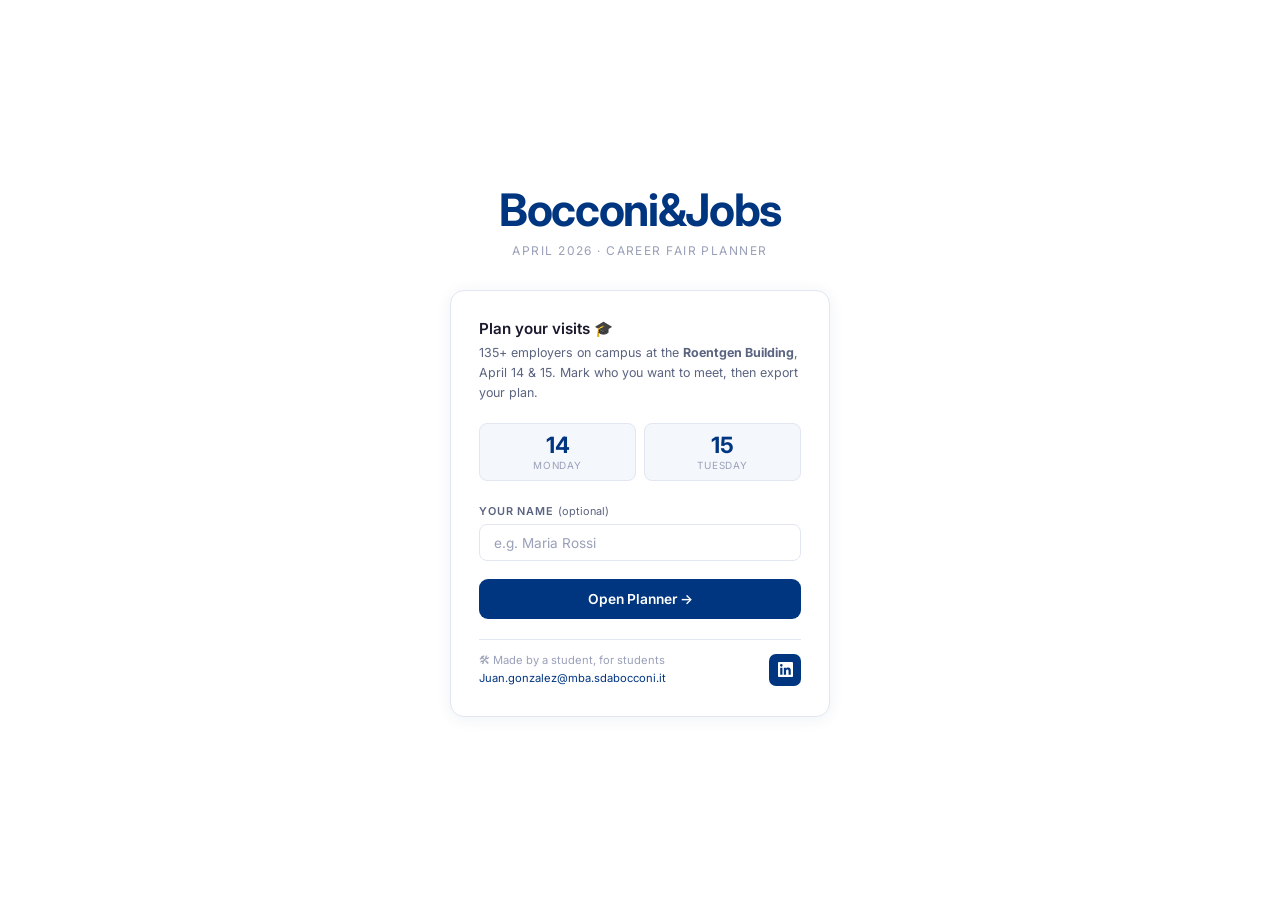
<file: bocconijobs/index.html>
<!DOCTYPE html>
<html lang="en">
<head>
  <meta charset="UTF-8">
  <meta name="viewport" content="width=device-width, initial-scale=1.0">
  <title>Bocconi&Jobs 2026</title>
  <link href="https://fonts.googleapis.com/css2?family=Inter:wght@300;400;500;600;700&display=swap" rel="stylesheet">
  <style>
    :root {
      --blue: #003580;
      --blue-mid: #1a4fa0;
      --blue-light: #e8eef8;
      --blue-pale: #f4f7fc;
      --text: #1a1a2e;
      --text-2: #5a6380;
      --text-3: #9aa0b8;
      --border: #e2e6f0;
      --white: #ffffff;
      --green: #16a34a;
      --green-bg: #f0fdf4;
      --sky: #0ea5e9;
      --sky-bg: #f0f9ff;
      --amber: #d97706;
      --amber-bg: #fffbeb;
    }
    * { box-sizing: border-box; margin: 0; padding: 0; }
    body { background: var(--white); color: var(--text); font-family: 'Inter', system-ui, sans-serif; min-height: 100vh; }

    /* ── WELCOME ── */
    #welcome {
      min-height: 100vh; display: flex; flex-direction: column;
      align-items: center; justify-content: center; padding: 2rem;
    }
    .w-logo { text-align: center; margin-bottom: 2rem; }
    .w-logo h1 { font-size: clamp(1.8rem,5vw,2.8rem); font-weight: 700; color: var(--blue); letter-spacing: -0.03em; }
    .w-logo p { font-size: 0.75rem; color: var(--text-3); letter-spacing: 0.12em; text-transform: uppercase; margin-top: 0.4rem; }

    .w-card {
      background: var(--white); border: 1px solid var(--border);
      border-radius: 14px; padding: 1.75rem; max-width: 380px; width: 100%;
      box-shadow: 0 2px 16px rgba(0,53,128,0.07);
    }
    .w-card h2 { font-size: 0.95rem; font-weight: 600; margin-bottom: 0.3rem; }
    .w-card p  { font-size: 0.78rem; color: var(--text-2); line-height: 1.6; margin-bottom: 1.25rem; }

    .w-dates { display: flex; gap: 0.5rem; margin-bottom: 1.4rem; }
    .w-date { flex: 1; background: var(--blue-pale); border: 1px solid var(--border); border-radius: 8px; padding: 0.6rem; text-align: center; }
    .w-date .d { font-size: 1.4rem; font-weight: 700; color: var(--blue); line-height: 1; }
    .w-date .m { font-size: 0.62rem; text-transform: uppercase; letter-spacing: 0.08em; color: var(--text-3); margin-top: 0.15rem; }

    .w-disc { background: #fff8f0; border: 1px solid #fde8c8; border-radius: 8px; padding: 0.65rem 0.85rem; font-size: 0.72rem; color: #92400e; margin-bottom: 1.25rem; line-height: 1.5; }

    .w-lbl { font-size: 0.68rem; font-weight: 600; text-transform: uppercase; letter-spacing: 0.08em; color: var(--text-2); margin-bottom: 0.38rem; }
    .w-inp {
      width: 100%; border: 1px solid var(--border); border-radius: 8px;
      padding: 0.62rem 0.85rem; font-size: 0.85rem; font-family: 'Inter', sans-serif;
      color: var(--text); outline: none; margin-bottom: 1.1rem; transition: border-color 0.15s;
    }
    .w-inp:focus { border-color: var(--blue); }
    .w-inp::placeholder { color: var(--text-3); }

    .btn-go {
      width: 100%; background: var(--blue); color: #fff; border: none;
      border-radius: 9px; padding: 0.75rem; font-family: 'Inter', sans-serif;
      font-size: 0.86rem; font-weight: 600; cursor: pointer; transition: background 0.15s;
    }
    .btn-go:hover { background: var(--blue-mid); }

    /* ── APP ── */
    #app { display: none; opacity: 0; }

    .app-bar {
      position: sticky; top: 0; z-index: 100; background: var(--white);
      border-bottom: 1px solid var(--border); padding: 0.7rem 1.25rem;
    }
    .ab1 { display: flex; align-items: center; justify-content: space-between; margin-bottom: 0.6rem; }
    .ab-title { font-size: 0.92rem; font-weight: 700; color: var(--blue); }
    .ab-who { font-weight: 400; font-size: 0.75rem; color: var(--text-3); margin-left: 0.35rem; }

    .btn-exp {
      background: var(--blue); color: #fff; border: none; border-radius: 7px;
      padding: 0.35rem 0.85rem; font-size: 0.72rem; font-weight: 600;
      font-family: 'Inter', sans-serif; cursor: pointer; transition: background 0.15s;
    }
    .btn-exp:hover { background: var(--blue-mid); }

    .ab2 { display: flex; gap: 0.45rem; align-items: center; flex-wrap: wrap; }
    .day-tabs { display: flex; background: var(--blue-pale); border-radius: 7px; padding: 0.16rem; gap: 0.1rem; }
    .dtab {
      background: transparent; border: none; border-radius: 5px;
      color: var(--text-2); padding: 0.25rem 0.65rem; font-size: 0.72rem; font-weight: 500;
      font-family: 'Inter', sans-serif; cursor: pointer; transition: all 0.13s; white-space: nowrap;
    }
    .dtab.on { background: var(--blue); color: #fff; font-weight: 600; }

    .sec-sel {
      background: var(--blue-pale); border: 1px solid var(--border); border-radius: 7px;
      color: var(--text); padding: 0.25rem 0.65rem; font-size: 0.72rem;
      font-family: 'Inter', sans-serif; outline: none; cursor: pointer;
      flex: 1; min-width: 130px; max-width: 200px;
    }

    /* Priority filter bar */
    .pf-bar { display: flex; gap: 0.4rem; padding: 0.5rem 1.25rem; border-bottom: 1px solid var(--border); flex-wrap: wrap; }
    .pf {
      display: flex; align-items: center; gap: 0.3rem; font-size: 0.71rem; font-weight: 500;
      padding: 0.22rem 0.65rem; border-radius: 20px; cursor: pointer; border: 1px solid transparent;
      transition: box-shadow 0.13s; user-select: none;
    }
    .pf-all  { background: var(--blue-pale);  color: var(--blue);  border-color: var(--border); }
    .pf-high { background: var(--green-bg); color: var(--green); border-color: #bbf7d0; }
    .pf-med  { background: var(--sky-bg);   color: var(--sky);   border-color: #bae6fd; }
    .pf-low  { background: var(--amber-bg); color: var(--amber); border-color: #fde68a; }
    .pf-skip { background: #f9fafb; color: #6b7280; border-color: #e5e7eb; }
    .pf.active { box-shadow: 0 0 0 2px currentColor; font-weight: 600; }
    .cnt { font-size: 0.63rem; font-weight: 700; padding: 0.05rem 0.38rem; border-radius: 10px; line-height: 1.5; }
    .cnt-blue  { background: var(--blue);  color: #fff; }
    .cnt-green { background: var(--green); color: #fff; }
    .cnt-sky   { background: var(--sky);   color: #fff; }
    .cnt-amber { background: var(--amber); color: #fff; }
    .cnt-grey  { background: #e5e7eb; color: #6b7280; }

    /* ── GRID ── */
    .grid { padding: 1rem; display: grid; grid-template-columns: repeat(auto-fill, minmax(262px,1fr)); gap: 0.6rem; }

    /* ── CARD ── */
    .card {
      background: var(--white); border: 1px solid var(--border); border-radius: 10px;
      padding: 0.85rem; transition: border-color 0.13s;
    }
    .card:hover { border-color: #b8c8e8; }

    /* Priority accent — thin left border only */
    .card.p-high   { border-left: 3px solid var(--green); }
    .card.p-medium { border-left: 3px solid var(--sky); }
    .card.p-low    { border-left: 3px solid var(--amber); }

    /* Skip: stays in place, just fades */
    .card.skipped { opacity: 0.3; filter: grayscale(1); transition: opacity 0.2s; }
    .card.skipped:hover { opacity: 0.5; }

    .c-top { display: flex; justify-content: space-between; align-items: flex-start; gap: 0.5rem; margin-bottom: 0.25rem; }
    .c-name { font-size: 0.83rem; font-weight: 600; color: var(--text); line-height: 1.3; flex: 1; }
    .c-day { font-size: 0.58rem; font-weight: 600; padding: 0.13rem 0.38rem; border-radius: 4px; background: var(--blue-light); color: var(--blue); white-space: nowrap; flex-shrink: 0; margin-top: 1px; }
    .c-sec { font-size: 0.62rem; color: var(--text-3); margin-bottom: 0.3rem; }
    .c-desc { font-size: 0.73rem; color: var(--text-2); line-height: 1.55; margin-bottom: 0.48rem; }
    .c-link {
      display: inline-flex; align-items: center; gap: 0.22rem; font-size: 0.67rem;
      color: var(--blue); text-decoration: none; margin-bottom: 0.6rem; opacity: 0.65;
      transition: opacity 0.1s;
    }
    .c-link:hover { opacity: 1; }

    .pbtns { display: flex; gap: 0.25rem; }
    .pb {
      flex: 1; background: #f8f9fb; border: 1px solid var(--border); border-radius: 6px;
      padding: 0.28rem 0.05rem; cursor: pointer; font-size: 0.62rem; font-weight: 500;
      display: flex; align-items: center; justify-content: center;
      transition: all 0.11s; font-family: 'Inter', sans-serif; color: var(--text-2);
      white-space: nowrap;
    }
    .pb:hover { background: var(--blue-pale); border-color: #c0cce8; color: var(--text); }
    .pb.on-high { background: var(--green-bg); border-color: var(--green); color: var(--green); font-weight: 600; }
    .pb.on-med  { background: var(--sky-bg);   border-color: var(--sky);   color: var(--sky);   font-weight: 600; }
    .pb.on-low  { background: var(--amber-bg); border-color: var(--amber); color: var(--amber); font-weight: 600; }
    .pb.on-skip { background: #f3f4f6; border-color: #9ca3af; color: #6b7280; font-weight: 600; }

    .no-res { grid-column: 1/-1; text-align: center; padding: 4rem 2rem; color: var(--text-3); font-size: 0.85rem; }

    /* ── RESPONSIVE ── */
    @media (max-width: 600px) {
      /* Welcome */
      #welcome { padding: 1.25rem; justify-content: flex-start; padding-top: 2.5rem; }
      .w-logo { margin-bottom: 1.5rem; }
      .w-card { padding: 1.25rem; border-radius: 12px; }

      /* App bar */
      .app-bar { padding: 0.6rem 0.85rem; }
      .ab1 { margin-bottom: 0.5rem; }
      .ab-title { font-size: 0.85rem; }
      .ab-who { display: none; }
      .ab2 { gap: 0.35rem; }
      .day-tabs .dtab { padding: 0.22rem 0.5rem; font-size: 0.68rem; }
      .sec-sel { min-width: 0; flex: 1; font-size: 0.68rem; }

      /* Priority bar — scrollable row on mobile */
      .pf-bar {
        padding: 0.45rem 0.85rem;
        flex-wrap: nowrap;
        overflow-x: auto;
        -webkit-overflow-scrolling: touch;
        scrollbar-width: none;
        gap: 0.35rem;
      }
      .pf-bar::-webkit-scrollbar { display: none; }
      .pf { white-space: nowrap; flex-shrink: 0; }
      /* Hide the "not yet rated" counter on mobile — saves space */
      .pf-bar > div[style*="margin-left:auto"] { display: none !important; }

      /* Grid — single column */
      .grid {
        padding: 0.75rem;
        grid-template-columns: 1fr;
        gap: 0.5rem;
      }

      /* Card buttons — bigger tap targets */
      .pb { padding: 0.38rem 0.05rem; font-size: 0.65rem; min-height: 36px; }

      /* Onboarding tip */
      .ob-tip { left: 8px !important; right: 8px !important; max-width: calc(100vw - 16px) !important; }

      /* Guidelines modal */
      #gmodal > div { margin: 1rem; width: calc(100% - 2rem); max-width: none; }

      /* Export modal */
      #modal > div { margin: 1rem; width: calc(100% - 2rem); max-width: none; }

      /* Transition screen */
      #transition { padding: 2rem 1.5rem; }
    }

    @media (max-width: 400px) {
      .pbtns { gap: 0.18rem; }
      .pb { font-size: 0.6rem; }
      .ab-title { font-size: 0.8rem; }
      .btn-exp { padding: 0.32rem 0.65rem; font-size: 0.68rem; }
    }

    @media (min-width: 900px) {
      .grid { grid-template-columns: repeat(auto-fill, minmax(280px,1fr)); }
    }
    @media (min-width: 1400px) {
      .grid { grid-template-columns: repeat(auto-fill, minmax(300px,1fr)); }
      .app-bar { padding: 0.8rem 2rem; }
      .pf-bar { padding: 0.55rem 2rem; }
      .grid { padding: 1.25rem 2rem; }
    }

    /* ── ONBOARDING ── */
    .ob-mask {
      position: fixed; inset: 0; z-index: 800;
      transition: opacity 0.3s ease;
      pointer-events: none;
    }
    .ob-mask.hidden { opacity: 0; pointer-events: none; }
    .ob-hole {
      position: absolute;
      border-radius: 10px;
      box-shadow: 0 0 0 9999px rgba(5,12,30,0.8), 0 0 0 2px rgba(255,255,255,0.9), 0 0 20px rgba(255,255,255,0.25);
      transition: all 0.35s cubic-bezier(0.4,0,0.2,1);
      pointer-events: none;
    }
    .ob-tip {
      position: absolute;
      background: #fff;
      border-radius: 12px;
      padding: 1rem 1.1rem;
      max-width: 260px;
      box-shadow: 0 8px 32px rgba(0,0,0,0.2);
      transition: all 0.35s cubic-bezier(0.4,0,0.2,1);
      z-index: 801;
    }
    .ob-tip::before {
      content: '';
      position: absolute;
      width: 10px; height: 10px;
      background: #fff;
      transform: rotate(45deg);
    }
    .ob-tip.arrow-top::before    { top: -5px; left: 24px; }
    .ob-tip.arrow-bottom::before { bottom: -5px; left: 24px; }
    .ob-tip.arrow-left::before   { left: -5px; top: 18px; }
    .ob-step { font-size: 0.6rem; font-weight: 700; text-transform: uppercase; letter-spacing: 0.1em; color: var(--blue); margin-bottom: 0.35rem; }
    .ob-title { font-size: 0.9rem; font-weight: 700; color: var(--text); margin-bottom: 0.3rem; line-height: 1.3; }
    .ob-body { font-size: 0.75rem; color: var(--text-2); line-height: 1.55; margin-bottom: 0.85rem; }
    .ob-skip { font-size: 0.68rem; color: var(--text-3); cursor: pointer; text-decoration: underline; }
    .ob-pulse {
      position: absolute; border-radius: 10px;
      animation: obpulse 1.6s ease-in-out infinite;
      pointer-events: none; z-index: 799;
    }
    @keyframes obpulse {
      0%   { box-shadow: 0 0 0 0 rgba(255,255,255,0.5); }
      70%  { box-shadow: 0 0 0 12px rgba(255,255,255,0); }
      100% { box-shadow: 0 0 0 0 rgba(255,255,255,0); }
    }
    /* Newton's cradle */
    .newtons-cradle {
      --uib-size: 44px; --uib-speed: 1.2s; --uib-color: rgba(255,255,255,0.75);
      position: relative; display: flex; align-items: center; justify-content: center;
      width: var(--uib-size); height: var(--uib-size);
    }
    .newtons-cradle__dot {
      position: relative; display: flex; align-items: center;
      height: 100%; width: 25%; transform-origin: center top;
    }
    .newtons-cradle__dot::after {
      content: ''; display: block; width: 100%; height: 25%;
      border-radius: 50%; background-color: var(--uib-color);
    }
    .newtons-cradle__dot:first-child { animation: swing var(--uib-speed) linear infinite; }
    .newtons-cradle__dot:last-child  { animation: swing2 var(--uib-speed) linear infinite; }
    @keyframes swing {
      0%   { transform: rotate(0deg);   animation-timing-function: ease-out; }
      25%  { transform: rotate(70deg);  animation-timing-function: ease-in; }
      50%  { transform: rotate(0deg);   animation-timing-function: linear; }
    }
    @keyframes swing2 {
      0%   { transform: rotate(0deg);   animation-timing-function: linear; }
      50%  { transform: rotate(0deg);   animation-timing-function: ease-out; }
      75%  { transform: rotate(-70deg); animation-timing-function: ease-in; }
    }
  </style>
</head>
<body>

<!-- ONBOARDING -->
<div id="ob-mask" class="ob-mask hidden">
  <div id="ob-hole" class="ob-hole"></div>
  <div id="ob-pulse" class="ob-pulse"></div>
  <div id="ob-tip" class="ob-tip">
    <div class="ob-step" id="ob-step-label"></div>
    <div class="ob-title" id="ob-title"></div>
    <div class="ob-body" id="ob-body"></div>
    <div style="display:flex;align-items:center;justify-content:space-between">
      <span class="ob-skip" onclick="obSkip()">Skip tutorial</span>
      <div style="display:flex;gap:4px" id="ob-dots"></div>
    </div>
  </div>
</div>

<!-- WELCOME -->
<div id="welcome">
  <div class="w-logo">
    <h1>Bocconi&amp;Jobs</h1>
    <p>April 2026 · Career Fair Planner</p>
  </div>
  <div class="w-card">
    <h2>Plan your visits 🎓</h2>
    <p>135+ employers on campus at the <strong>Roentgen Building</strong>, April 14 &amp; 15. Mark who you want to meet, then export your plan.</p>
    <div class="w-dates">
      <div class="w-date"><div class="d">14</div><div class="m">Monday</div></div>
      <div class="w-date"><div class="d">15</div><div class="m">Tuesday</div></div>
    </div>
    <div class="w-lbl">Your name <span style="font-weight:400;text-transform:none;letter-spacing:0">(optional)</span></div>
    <input class="w-inp" id="nameInput" type="text" placeholder="e.g. Maria Rossi" />
    <div id="resumeBox" style="display:none;background:var(--blue-pale);border:1px solid var(--border);border-radius:8px;padding:0.6rem 0.85rem;margin-bottom:0.85rem;font-size:0.75rem;color:var(--text-2)">
      <span id="resumeText"></span>
      <div style="display:flex;gap:0.5rem;margin-top:0.5rem">
        <button onclick="resumeSession()" style="flex:1;background:var(--blue);color:#fff;border:none;border-radius:6px;padding:0.35rem;font-size:0.73rem;font-weight:600;font-family:'Inter',sans-serif;cursor:pointer">Resume</button>
        <button onclick="clearSession()" style="flex:1;background:none;border:1px solid var(--border);border-radius:6px;padding:0.35rem;font-size:0.73rem;color:var(--text-2);font-family:'Inter',sans-serif;cursor:pointer">Start fresh</button>
      </div>
    </div>
    <button class="btn-go" onclick="startApp()">Open Planner →</button>
    <div style="border-top:1px solid var(--border);margin:1.25rem 0 0.75rem"></div>
    <div style="display:flex;align-items:center;justify-content:space-between;gap:0.75rem">
      <div style="font-size:0.7rem;color:var(--text-3);line-height:1.6">
        🛠 Made by a student, for students<br><a href="mailto:Juan.gonzalez@mba.sdabocconi.it" style="color:var(--blue);text-decoration:none">Juan.gonzalez@mba.sdabocconi.it</a>
      </div>
      <a href="https://www.linkedin.com/in/soyjuangui/" target="_blank" title="LinkedIn" style="flex-shrink:0;display:flex;align-items:center;justify-content:center;width:32px;height:32px;background:var(--blue);border-radius:7px;text-decoration:none">
        <svg width="15" height="15" viewBox="0 0 24 24" fill="#fff"><path d="M20.447 20.452h-3.554v-5.569c0-1.328-.027-3.037-1.852-3.037-1.853 0-2.136 1.445-2.136 2.939v5.667H9.351V9h3.414v1.561h.046c.477-.9 1.637-1.85 3.37-1.85 3.601 0 4.267 2.37 4.267 5.455v6.286zM5.337 7.433a2.062 2.062 0 01-2.063-2.065 2.064 2.064 0 112.063 2.065zm1.782 13.019H3.555V9h3.564v11.452zM22.225 0H1.771C.792 0 0 .774 0 1.729v20.542C0 23.227.792 24 1.771 24h20.451C23.2 24 24 23.227 24 22.271V1.729C24 .774 23.2 0 22.222 0h.003z"/></svg>
      </a>
    </div>
  </div>
</div>

<!-- TRANSITION SCREEN -->
<div id="transition" style="display:none;position:fixed;inset:0;background:var(--blue);z-index:500;flex-direction:column;align-items:center;justify-content:center;padding:2rem;opacity:0;transition:opacity 0.6s ease">
  <div id="tr-content" style="text-align:center;opacity:0;transform:translateY(16px);transition:opacity 0.7s ease 0.4s,transform 0.7s ease 0.4s;max-width:380px;width:100%">
    <div style="font-size:0.65rem;font-weight:700;letter-spacing:0.2em;text-transform:uppercase;color:rgba(255,255,255,0.4);margin-bottom:2rem">Before you continue</div>
    <div style="font-size:2rem;font-weight:700;color:#fff;line-height:1.2;margin-bottom:0.75rem;letter-spacing:-0.02em">Nothing is saved<br>in this tool</div>
    <div style="width:40px;height:2px;background:rgba(255,255,255,0.25);margin:0 auto 1.5rem"></div>
    <div style="font-size:0.88rem;color:rgba(255,255,255,0.65);line-height:1.8">When you're done prioritizing,<br>use <strong style="color:#fff">Export PDF</strong> to save your plan<br>Closing the tab loses everything</div>
    <div style="margin-top:2.5rem;display:flex;align-items:center;justify-content:center">
      <span id="tr-count" style="font-size:0.75rem;font-weight:400;color:rgba(255,255,255,0.3);letter-spacing:0.12em"></span>
    </div>
  </div>
</div>

<!-- MODAL -->
<div id="modal" style="display:none;position:fixed;inset:0;background:rgba(0,53,128,0.12);backdrop-filter:blur(4px);z-index:999;align-items:center;justify-content:center;padding:1.5rem">
  <div style="background:#fff;border:1px solid #e2e6f0;border-radius:14px;padding:2rem;max-width:340px;width:100%;box-shadow:0 8px 40px rgba(0,53,128,0.12);text-align:center">
    <div style="font-size:2rem;margin-bottom:0.75rem">📋</div>
    <div style="font-size:1rem;font-weight:700;color:#003580;margin-bottom:0.5rem">Rate at least 3 companies first</div>
    <div style="font-size:0.82rem;color:#5a6380;line-height:1.6;margin-bottom:1.5rem">You need to mark at least <strong>3 companies</strong> as High, Medium, or Low before exporting — a plan with fewer than 3 picks isn't really a plan yet.</div>
    <button onclick="document.getElementById('modal').style.display='none'" style="background:#003580;color:#fff;border:none;border-radius:8px;padding:0.65rem 1.5rem;font-family:'Inter',sans-serif;font-size:0.85rem;font-weight:600;cursor:pointer;width:100%">Got it, I'll prioritize first →</button>
  </div>
</div>

<!-- APP -->
<div id="app">
  <!-- Guidelines modal -->
  <div id="gmodal" style="display:none;position:fixed;inset:0;background:rgba(0,53,128,0.1);backdrop-filter:blur(4px);z-index:999;align-items:center;justify-content:center;padding:1.5rem">
    <div style="background:#fff;border:1px solid var(--border);border-radius:14px;padding:1.75rem;max-width:380px;width:100%;box-shadow:0 8px 40px rgba(0,53,128,0.12)">
      <div style="display:flex;justify-content:space-between;align-items:center;margin-bottom:1.25rem">
        <div style="font-size:0.95rem;font-weight:700;color:var(--blue)">Event Guidelines</div>
        <button onclick="document.getElementById('gmodal').style.display='none'" style="background:none;border:none;font-size:1.1rem;color:var(--text-3);cursor:pointer;line-height:1;padding:0.1rem 0.3rem">✕</button>
      </div>
      <div style="font-size:0.68rem;font-weight:700;text-transform:uppercase;letter-spacing:0.09em;color:var(--text-3);margin-bottom:0.5rem">Entry time slots — register for one per day</div>
      <div style="display:flex;gap:0.5rem;margin-bottom:1.25rem">
        <div style="flex:1;background:var(--blue-pale);border:1px solid var(--border);border-radius:7px;padding:0.5rem;text-align:center">
          <div style="font-size:0.6rem;font-weight:700;color:var(--blue);letter-spacing:0.05em">SLOT A</div>
          <div style="font-size:0.75rem;font-weight:600;color:var(--text);margin-top:0.15rem">10:00–12:00</div>
        </div>
        <div style="flex:1;background:var(--blue-pale);border:1px solid var(--border);border-radius:7px;padding:0.5rem;text-align:center">
          <div style="font-size:0.6rem;font-weight:700;color:var(--blue);letter-spacing:0.05em">SLOT B</div>
          <div style="font-size:0.75rem;font-weight:600;color:var(--text);margin-top:0.15rem">12:30–14:30</div>
        </div>
        <div style="flex:1;background:var(--blue-pale);border:1px solid var(--border);border-radius:7px;padding:0.5rem;text-align:center">
          <div style="font-size:0.6rem;font-weight:700;color:var(--blue);letter-spacing:0.05em">SLOT C</div>
          <div style="font-size:0.75rem;font-weight:600;color:var(--text);margin-top:0.15rem">15:00–17:00</div>
        </div>
      </div>
      <div style="background:#fff8f0;border:1px solid #fde8c8;border-radius:8px;padding:0.7rem 0.9rem;font-size:0.78rem;color:#92400e;line-height:1.6">
        📅 <strong>Missed the March 30 deadline?</strong><br>Contact <strong>Simone Consoni</strong> directly to arrange your access before showing up.
      </div>
    </div>
  </div>

  <div class="app-bar">
    <div class="ab1">
      <div class="ab-title">B&amp;Jobs 2026<span class="ab-who" id="who"></span></div>
      <div style="display:flex;align-items:center;gap:0.5rem">
        <a href="https://www.linkedin.com/in/soyjuangui/" target="_blank" title="LinkedIn" style="display:flex;align-items:center;justify-content:center;width:28px;height:28px;background:var(--blue);border-radius:6px;text-decoration:none;flex-shrink:0">
          <svg width="13" height="13" viewBox="0 0 24 24" fill="#fff"><path d="M20.447 20.452h-3.554v-5.569c0-1.328-.027-3.037-1.852-3.037-1.853 0-2.136 1.445-2.136 2.939v5.667H9.351V9h3.414v1.561h.046c.477-.9 1.637-1.85 3.37-1.85 3.601 0 4.267 2.37 4.267 5.455v6.286zM5.337 7.433a2.062 2.062 0 01-2.063-2.065 2.064 2.064 0 112.063 2.065zm1.782 13.019H3.555V9h3.564v11.452zM22.225 0H1.771C.792 0 0 .774 0 1.729v20.542C0 23.227.792 24 1.771 24h20.451C23.2 24 24 23.227 24 22.271V1.729C24 .774 23.2 0 22.222 0h.003z"/></svg>
        </a>
        <button onclick="document.getElementById('gmodal').style.display='flex'" title="Event info" style="display:flex;align-items:center;justify-content:center;width:28px;height:28px;background:var(--blue);border-radius:6px;border:none;cursor:pointer;color:#fff;font-size:0.82rem;font-weight:700;font-family:'Inter',sans-serif;flex-shrink:0">i</button>
        <button class="btn-exp" onclick="exportPDF()">↓ Export PDF</button>
      </div>
    </div>
    <div class="ab2">
      <div class="day-tabs">
        <button class="dtab on" onclick="setDay('all',this)">All</button>
        <button class="dtab" onclick="setDay('14',this)">Apr 14</button>
        <button class="dtab" onclick="setDay('15',this)">Apr 15</button>
      </div>
      <select class="sec-sel" id="secSel" onchange="setSector(this.value)">
        <option value="all">All Sectors</option>
      </select>
    </div>
  </div>
  <div class="pf-bar" id="pfBar"></div>
  <div class="grid" id="grid"></div>
  <div style="padding:1rem 1.25rem;border-top:1px solid var(--border);margin-top:1rem;text-align:center">
    <span style="font-size:0.6rem;color:var(--text-3)">Company data AI-generated · verify before use · Made by a student for students · <a href="mailto:Juan.gonzalez@mba.sdabocconi.it" style="color:var(--text-3);text-decoration:none">Juan.gonzalez@mba.sdabocconi.it</a></span>
  </div>
</div>

<script>
const companies=[
  {id:1,name:"AC Avvocati e Commercialisti",day:14,sector:"Legal & Tax",web:"https://www.acavvocati.it",desc:"Italian boutique firm for tax and corporate law"},
  {id:2,name:"Accenture",day:14,sector:"Consulting",web:"https://www.accenture.com",desc:"Global leader in technology-driven strategy consulting"},
  {id:3,name:"Accuracy",day:14,sector:"Consulting",web:"https://www.accuracy.com",desc:"Independent financial advisory for complex decisions"},
  {id:4,name:"AlixPartners",day:14,sector:"Consulting",web:"https://www.alixpartners.com",desc:"Hands-on advisory for urgent business performance challenges"},
  {id:5,name:"Allianz",day:14,sector:"Insurance",web:"https://www.allianz.com",desc:"Global insurance and asset management powerhouse"},
  {id:6,name:"Amazon",day:14,sector:"Technology & IT",web:"https://www.amazon.com",desc:"World's largest e-commerce and cloud computing company"},
  {id:7,name:"Amplifon",day:14,sector:"Healthcare",web:"https://www.amplifon.com",desc:"Global leader in hearing solutions and audiological care"},
  {id:8,name:"Analysys Mason",day:14,sector:"Consulting",web:"https://www.analysysmason.com",desc:"Telecoms and digital infrastructure strategy consulting"},
  {id:9,name:"AndPartners Tax and Law Firm",day:14,sector:"Legal & Tax",web:"https://www.andpartners.it",desc:"Italian boutique tax and commercial law firm"},
  {id:10,name:"Baker Hughes",day:14,sector:"Energy & Utilities",web:"https://www.bakerhughes.com",desc:"Energy technology company for industrial oilfield services"},
  {id:11,name:"Baker McKenzie",day:14,sector:"Legal & Tax",web:"https://www.bakermckenzie.com",desc:"Global law firm with market-leading international practice"},
  {id:12,name:"Barilla",day:14,sector:"FMCG & Consumer",web:"https://www.barilla.com",desc:"Italian multinational pasta and baked food company"},
  {id:13,name:"BDO",day:14,sector:"Consulting",web:"https://www.bdo.global",desc:"Global audit, tax, and advisory professional services"},
  {id:14,name:"BMW Group Italia",day:14,sector:"Automotive & Industrial",web:"https://www.bmw.it",desc:"Premium German automotive group Italian operations"},
  {id:15,name:"BRG",day:14,sector:"Consulting",web:"https://www.thinkbrg.com",desc:"Economic and financial consulting for complex disputes"},
  {id:16,name:"CBA Studio Legale e Tributario",day:14,sector:"Legal & Tax",web:"https://www.cbalex.com",desc:"Italian law firm focused on business and tax"},
  {id:17,name:"Chiomenti",day:14,sector:"Legal & Tax",web:"https://www.chiomenti.net",desc:"Top Italian law firm for M&A and corporate"},
  {id:18,name:"Clifford Chance",day:14,sector:"Legal & Tax",web:"https://www.cliffordchance.com",desc:"Magic circle global law firm for complex deals"},
  {id:19,name:"CNP Assicura",day:14,sector:"Insurance",web:"https://www.cnpassicura.it",desc:"Italian life and health insurance company"},
  {id:20,name:"creo+",day:14,sector:"Technology & IT",web:"https://www.creoplus.it",desc:"Italian digital innovation and technology consulting"},
  {id:21,name:"De Nora",day:14,sector:"Energy & Utilities",web:"https://www.denora.com",desc:"Electrochemical solutions leader for clean energy"},
  {id:22,name:"Deloitte",day:14,sector:"Consulting",web:"https://www.deloitte.com",desc:"Big Four global audit, consulting, and advisory"},
  {id:23,name:"Deloitte Tax & Legal",day:14,sector:"Legal & Tax",web:"https://www.deloitte.com",desc:"Integrated tax and legal advisory within Deloitte"},
  {id:24,name:"Dentons",day:14,sector:"Legal & Tax",web:"https://www.dentons.com",desc:"World's largest law firm by number of lawyers"},
  {id:25,name:"EDP",day:14,sector:"Energy & Utilities",web:"https://www.edp.com",desc:"Portuguese energy major and global renewables leader"},
  {id:26,name:"Engineering",day:14,sector:"Technology & IT",web:"https://www.eng.it",desc:"Italian IT consulting and digital transformation"},
  {id:27,name:"Eni",day:14,sector:"Energy & Utilities",web:"https://www.eni.com",desc:"Italian energy major transitioning toward renewables"},
  {id:28,name:"Essity",day:14,sector:"FMCG & Consumer",web:"https://www.essity.com",desc:"Global hygiene and health products company"},
  {id:29,name:"Ethica Group",day:14,sector:"Insurance",web:"https://www.ethicagroup.it",desc:"Italian independent insurance brokerage network"},
  {id:30,name:"EY",day:14,sector:"Consulting",web:"https://www.ey.com",desc:"Big Four global professional services advisory"},
  {id:31,name:"EY Tax & Law",day:14,sector:"Legal & Tax",web:"https://www.ey.com",desc:"Tax and legal services integrated within EY"},
  {id:32,name:"Ferrero",day:14,sector:"FMCG & Consumer",web:"https://www.ferrero.com",desc:"Italian confectionery giant behind Nutella and Kinder"},
  {id:33,name:"Forvis Mazars",day:14,sector:"Consulting",web:"https://www.forvismazars.com",desc:"Global audit, tax, and advisory services"},
  {id:34,name:"Freshfields",day:14,sector:"Legal & Tax",web:"https://www.freshfields.com",desc:"Magic circle law firm for elite corporate transactions"},
  {id:35,name:"Generali",day:14,sector:"Insurance",web:"https://www.generali.com",desc:"European insurance giant with global reach"},
  {id:36,name:"Giovannelli e Associati",day:14,sector:"Legal & Tax",web:"https://www.giovannelli.it",desc:"Italian law firm for financial regulatory matters"},
  {id:37,name:"Greenberg Traurig",day:14,sector:"Legal & Tax",web:"https://www.gtlaw.com",desc:"International law firm with strong US-Italy practice"},
  {id:38,name:"Gruppo CDP",day:14,sector:"Finance & Banking",web:"https://www.cdp.it",desc:"Italian national promotional institution and development bank"},
  {id:39,name:"Haier Europe",day:14,sector:"Technology & IT",web:"https://www.haier.com",desc:"Global home appliances leader in smart innovation"},
  {id:40,name:"Henkel",day:14,sector:"FMCG & Consumer",web:"https://www.henkel.com",desc:"German consumer goods and industrial adhesives company"},
  {id:41,name:"Impacta Strategy",day:14,sector:"Consulting",web:"https://www.impactastrategy.com",desc:"Strategy advisory for purpose-driven transformation"},
  {id:42,name:"Intesa Sanpaolo",day:14,sector:"Finance & Banking",web:"https://www.intesasanpaolo.com",desc:"Italy's largest banking group, retail and corporate"},
  {id:43,name:"Intrum",day:14,sector:"Finance & Banking",web:"https://www.intrum.com",desc:"European credit management services company"},
  {id:44,name:"Jakala",day:14,sector:"Technology & IT",web:"https://www.jakala.com",desc:"Data-driven marketing and customer experience platform"},
  {id:45,name:"Key Partner Strategy",day:14,sector:"Consulting",web:"https://www.keypartner.it",desc:"Italian management consulting specialized in strategy"},
  {id:46,name:"KPMG",day:14,sector:"Consulting",web:"https://www.kpmg.com",desc:"Big Four global audit, tax, and advisory firm"},
  {id:47,name:"KPMG Studio Associato",day:14,sector:"Legal & Tax",web:"https://www.kpmg.com",desc:"Tax and legal services under KPMG brand"},
  {id:48,name:"Kryalos",day:14,sector:"Real Estate",web:"https://www.kryalos.com",desc:"Italian real estate asset management company"},
  {id:49,name:"L'Oréal Italia",day:14,sector:"FMCG & Consumer",web:"https://www.loreal.it",desc:"World's largest beauty and cosmetics company"},
  {id:50,name:"Parva Consulting",day:14,sector:"Consulting",web:"https://www.parvaconsulting.com",desc:"Italian management consulting for value creation"},
  {id:51,name:"Perfetti Van Melle",day:14,sector:"FMCG & Consumer",web:"https://www.perfettivanmelle.com",desc:"Global confectionery behind Mentos and Chupa Chups"},
  {id:52,name:"Pirelli",day:14,sector:"Automotive & Industrial",web:"https://www.pirelli.com",desc:"Premium Italian tires for road and motorsport"},
  {id:53,name:"PwC",day:14,sector:"Consulting",web:"https://www.pwc.com",desc:"Big Four global professional services advisory"},
  {id:54,name:"PwC Tax & Legal",day:14,sector:"Legal & Tax",web:"https://www.pwc.com",desc:"Tax and legal advisory within the PwC network"},
  {id:55,name:"Reply",day:14,sector:"Technology & IT",web:"https://www.reply.com",desc:"Italian technology consulting and digital transformation"},
  {id:56,name:"Rödl & Partner",day:14,sector:"Consulting",web:"https://www.roedl.com",desc:"International audit, legal, and advisory firm"},
  {id:57,name:"Ropes & Gray",day:14,sector:"Legal & Tax",web:"https://www.ropesgray.com",desc:"Elite US law firm with private equity focus"},
  {id:58,name:"SC Johnson",day:14,sector:"FMCG & Consumer",web:"https://www.scjohnson.com",desc:"Family-owned company behind iconic household brands"},
  {id:59,name:"Sella",day:14,sector:"Finance & Banking",web:"https://www.sella.it",desc:"Italian banking group strong in fintech innovation"},
  {id:60,name:"Sopra Steria Group",day:14,sector:"Technology & IT",web:"https://www.soprasteria.com",desc:"European digital transformation and IT consulting"},
  {id:61,name:"Space Mushrooms",day:14,sector:"Technology & IT",web:"https://www.spacemushrooms.it",desc:"Milan-based tech company building apps used by millions worldwide"},
  {id:62,name:"Studio Legale Ashurst",day:14,sector:"Legal & Tax",web:"https://www.ashurst.com",desc:"International law firm for complex corporate transactions"},
  {id:63,name:"The SIAD Group",day:14,sector:"Automotive & Industrial",web:"https://www.siad.eu",desc:"Italian industrial gases and advanced technology company"},
  {id:64,name:"Trevisan & Cuonzo",day:14,sector:"Legal & Tax",web:"https://www.trevisancuonzo.com",desc:"Italian IP and technology specialized law firm"},
  {id:65,name:"Unilever",day:14,sector:"FMCG & Consumer",web:"https://www.unilever.com",desc:"Global consumer goods giant with sustainability mission"},
  {id:66,name:"Vestacy",day:14,sector:"FMCG & Consumer",web:"https://www.vestacy.com",desc:"Home care brands company carved out from Reckitt, backed by Advent"},
  {id:67,name:"Vitale",day:14,sector:"Finance & Banking",web:"https://www.vitaleco.com",desc:"Italian boutique M&A and strategic advisory firm"},
  {id:68,name:"Webuild",day:14,sector:"Automotive & Industrial",web:"https://www.webuildgroup.com",desc:"Italian construction and infrastructure development leader"},
  {id:69,name:"zeb consulting",day:14,sector:"Consulting",web:"https://www.zeb.de",desc:"Financial services strategy and management consulting"},
  {id:70,name:"A&O Shearman",day:15,sector:"Legal & Tax",web:"https://www.aoshearman.com",desc:"Elite global law firm for complex cross-border deals"},
  {id:71,name:"A2A",day:15,sector:"Energy & Utilities",web:"https://www.a2a.eu",desc:"Italian multiutility leader in energy and waste"},
  {id:72,name:"Acea",day:15,sector:"Energy & Utilities",web:"https://www.acea.it",desc:"Italian public utility in water, energy, environment"},
  {id:73,name:"Alfasigma",day:15,sector:"Healthcare",web:"https://www.alfasigma.com",desc:"Italian pharmaceutical company for specialty medicines"},
  {id:74,name:"AlphaSights",day:15,sector:"Consulting",web:"https://www.alphasights.com",desc:"Expert network connecting professionals to knowledge"},
  {id:75,name:"Alvarez & Marsal",day:15,sector:"Consulting",web:"https://www.alvarezandmarsal.com",desc:"Global performance improvement and turnaround advisory"},
  {id:76,name:"Aon",day:15,sector:"Insurance",web:"https://www.aon.com",desc:"Global professional services firm in risk and HR"},
  {id:77,name:"Banca Ifis",day:15,sector:"Finance & Banking",web:"https://www.bancaifis.it",desc:"Italian specialty bank for credit and NPL management"},
  {id:78,name:"Banca Mediolanum",day:15,sector:"Finance & Banking",web:"https://www.bancamediolanum.it",desc:"Italian financial services group for retail banking"},
  {id:79,name:"Banco Santander",day:15,sector:"Finance & Banking",web:"https://www.santander.com",desc:"Global Spanish bank serving millions worldwide"},
  {id:80,name:"Benetton Group",day:15,sector:"Retail & Fashion",web:"https://www.benettongroup.com",desc:"Italian fashion group with global retail presence"},
  {id:81,name:"BNP Paribas",day:15,sector:"Finance & Banking",web:"https://www.bnpparibas.com",desc:"European banking giant for corporate and retail clients"},
  {id:82,name:"Bonduelle",day:15,sector:"FMCG & Consumer",web:"https://www.bonduelle.com",desc:"French agrifood company specializing in vegetables"},
  {id:83,name:"Bosch",day:15,sector:"Automotive & Industrial",web:"https://www.bosch.com",desc:"German engineering giant in mobility and industrial tech"},
  {id:84,name:"BPER Banca",day:15,sector:"Finance & Banking",web:"https://www.bper.it",desc:"Italian regional banking group expanding nationally"},
  {id:85,name:"CMA CGM",day:15,sector:"Logistics & Transport",web:"https://www.cma-cgm.com",desc:"French global container shipping and logistics leader"},
  {id:86,name:"Covivio",day:15,sector:"Real Estate",web:"https://www.covivio.eu",desc:"European real estate developer for offices and hotels"},
  {id:87,name:"Crédit Agricole CIB",day:15,sector:"Finance & Banking",web:"https://www.ca-cib.com",desc:"Corporate and investment banking of Crédit Agricole"},
  {id:88,name:"Deutsche Bank",day:15,sector:"Finance & Banking",web:"https://www.db.com",desc:"German global bank with investment banking leadership"},
  {id:89,name:"DLA Piper",day:15,sector:"Legal & Tax",web:"https://www.dlapiper.com",desc:"One of the world's largest global law firms"},
  {id:90,name:"DWF",day:15,sector:"Legal & Tax",web:"https://www.dwf.law",desc:"International law firm combining legal and consulting"},
  {id:91,name:"EF Education First",day:15,sector:"Education",web:"https://www.ef.com",desc:"Global education company for language and exchange"},
  {id:92,name:"Estée Lauder Companies",day:15,sector:"FMCG & Consumer",web:"https://www.elcompanies.com",desc:"Global prestige beauty conglomerate with iconic brands"},
  {id:93,name:"Fastweb + Vodafone",day:15,sector:"Telecom & Media",web:"https://www.fastweb.it",desc:"Italian telecom giant post Fastweb-Vodafone merger"},
  {id:94,name:"Fincantieri",day:15,sector:"Automotive & Industrial",web:"https://www.fincantieri.com",desc:"Italian shipbuilding and marine engineering leader"},
  {id:95,name:"Fincons Group",day:15,sector:"Technology & IT",web:"https://www.finconsgroup.com",desc:"Italian IT consulting for media and banking sectors"},
  {id:96,name:"GC Advisory",day:15,sector:"Finance & Banking",web:"https://gcadvisory.com",desc:"Italian boutique M&A and corporate finance advisory"},
  {id:97,name:"GE Vernova",day:15,sector:"Energy & Utilities",web:"https://www.gevernova.com",desc:"GE's energy technology spin-off for electrification"},
  {id:98,name:"Gianni & Origoni",day:15,sector:"Legal & Tax",web:"https://www.gop.it",desc:"Top Italian law firm for M&A and private equity"},
  {id:99,name:"Glencore",day:15,sector:"Mining & Commodities",web:"https://www.glencore.com",desc:"World's largest commodity trader and mining company"},
  {id:100,name:"Gruppo AXA",day:15,sector:"Insurance",web:"https://www.axa.it",desc:"Italian arm of global insurance and investment giant"},
  {id:101,name:"Gruppo Banca Finint",day:15,sector:"Finance & Banking",web:"https://www.bancafinint.com",desc:"Italian boutique investment bank and asset management"},
  {id:102,name:"Gruppo Concorde",day:15,sector:"Other",web:"https://www.gruppoconcorde.it",desc:"Italian ceramics and construction materials manufacturer"},
  {id:103,name:"Gruppo Lactalis Italia",day:15,sector:"FMCG & Consumer",web:"https://www.lactalis.it",desc:"Italian arm of global dairy products leader"},
  {id:104,name:"Gruppo Nestlé",day:15,sector:"FMCG & Consumer",web:"https://www.nestle.it",desc:"World's largest food and beverage company"},
  {id:105,name:"JTI Italy",day:15,sector:"FMCG & Consumer",web:"https://www.jti.com",desc:"International tobacco and next-gen products company"},
  {id:106,name:"Latham & Watkins",day:15,sector:"Legal & Tax",web:"https://www.lw.com",desc:"US global law firm renowned for private equity deals"},
  {id:107,name:"Legance",day:15,sector:"Legal & Tax",web:"https://www.legance.it",desc:"Leading Italian law firm for finance and M&A"},
  {id:108,name:"Lidl Italia",day:15,sector:"Retail & Fashion",web:"https://www.lidl.it",desc:"German discount retailer with major Italian presence"},
  {id:109,name:"Marsh",day:15,sector:"Insurance",web:"https://www.marsh.com",desc:"World's leading insurance broker and risk advisor"},
  {id:110,name:"Mediobanca",day:15,sector:"Finance & Banking",web:"https://www.mediobanca.com",desc:"Italy's premier investment bank and financial group"},
  {id:111,name:"Michelin Italia",day:15,sector:"Automotive & Industrial",web:"https://www.michelin.it",desc:"French tire company known for premium performance"},
  {id:112,name:"Mondelēz International",day:15,sector:"FMCG & Consumer",web:"https://www.mondelezinternational.com",desc:"Global snacking giant behind Oreo, Milka, Toblerone"},
  {id:113,name:"Neos",day:15,sector:"Logistics & Transport",web:"https://www.neosair.it",desc:"Italian airline operating charter and leisure flights"},
  {id:114,name:"NTT Data",day:15,sector:"Technology & IT",web:"https://www.nttdata.com",desc:"Global IT services and digital transformation company"},
  {id:115,name:"PedersoliGattai",day:15,sector:"Legal & Tax",web:"https://www.pedersoli.com",desc:"Italian law firm for corporate and finance law"},
  {id:116,name:"Philip Morris International",day:15,sector:"FMCG & Consumer",web:"https://www.pmi.com",desc:"Global tobacco company pivoting to smoke-free products"},
  {id:117,name:"Pirola Pennuto Zei & Associati",day:15,sector:"Legal & Tax",web:"https://www.pirola.it",desc:"Italian multidisciplinary firm in tax and law"},
  {id:118,name:"Plug and Play Tech Center",day:15,sector:"Technology & IT",web:"https://www.plugandplaytechcenter.com",desc:"Global innovation platform and startup accelerator"},
  {id:119,name:"Pluxee",day:15,sector:"Technology & IT",web:"https://www.pluxee.com",desc:"Employee benefits and engagement platform worldwide"},
  {id:120,name:"Prelios",day:15,sector:"Real Estate",web:"https://www.prelios.com",desc:"Italian real estate and NPL credit management"},
  {id:121,name:"Prometeia",day:15,sector:"Consulting",web:"https://www.prometeia.com",desc:"Italian consultancy for financial risk and research"},
  {id:122,name:"Protiviti",day:15,sector:"Consulting",web:"https://www.protiviti.com",desc:"Global risk, compliance, and internal audit consulting"},
  {id:123,name:"Radius",day:15,sector:"Consulting",web:"https://www.radius.com",desc:"Global business services and expense management"},
  {id:124,name:"Reckitt Benckiser Healthcare",day:15,sector:"Healthcare",web:"https://www.reckitt.com",desc:"Global health and hygiene consumer goods company"},
  {id:125,name:"Ricci e Radaelli - Notai Associati",day:15,sector:"Legal & Tax",web:"https://www.ricciradaelli.it",desc:"Italian notarial practice for real estate and M&A"},
  {id:126,name:"Russell Reynolds Associates",day:15,sector:"Consulting",web:"https://www.russellreynolds.com",desc:"Global leadership advisory and executive search"},
  {id:127,name:"Sky Italia",day:15,sector:"Telecom & Media",web:"https://www.sky.it",desc:"Italian pay-TV and streaming media leader"},
  {id:128,name:"Smeg",day:15,sector:"Retail & Fashion",web:"https://www.smeg.com",desc:"Italian premium home appliances with iconic design"},
  {id:129,name:"Snam",day:15,sector:"Energy & Utilities",web:"https://www.snam.it",desc:"Italian gas infrastructure leader in energy transition"},
  {id:130,name:"Stellantis",day:15,sector:"Automotive & Industrial",web:"https://www.stellantis.com",desc:"Global automaker born from the PSA-FCA merger"},
  {id:131,name:"T8P Consulting",day:15,sector:"Consulting",web:"https://www.t8pconsulting.com",desc:"Strategy and operations boutique consulting firm"},
  {id:132,name:"The Level Group",day:15,sector:"Real Estate",web:"https://www.thelevelgroup.it",desc:"Italian real estate advisory and investment management"},
  {id:133,name:"UniCredit",day:15,sector:"Finance & Banking",web:"https://www.unicredit.eu",desc:"Pan-European banking group and Italy's leading bank"},
  {id:134,name:"Uniqlo Europe",day:15,sector:"Retail & Fashion",web:"https://www.uniqlo.com",desc:"Japanese casual clothing brand expanding across Europe"},
  {id:135,name:"Università Bocconi",day:15,sector:"Education",web:"https://www.unibocconi.it",desc:"Host institution offering academic and research roles"},
  {id:136,name:"WindTre",day:15,sector:"Telecom & Media",web:"https://www.windtre.it",desc:"Italian mobile and broadband telecommunications operator"},
];

let userName='',prios={},curDay='all',curSec='all',curPF='all';

let _launchApp = null;

function skipTransition(){
  if(_launchApp) _launchApp();
}

function startApp(){
  userName=document.getElementById('nameInput').value.trim();

  // Returning user with session — skip transition and tutorial
  if(_isReturning){
    const s = loadSession();
    if(s) { prios = s.prios || {}; }
    const app=document.getElementById('app');
    document.getElementById('welcome').style.display='none';
    app.style.display='block';
    app.style.opacity='0';
    app.style.transition='opacity 0.4s ease';
    requestAnimationFrame(()=>requestAnimationFrame(()=>{app.style.opacity='1';}));
    if(userName) document.getElementById('who').textContent=' — '+userName;
    const sectors=[...new Set(companies.map(c=>c.sector))].sort();
    const sel=document.getElementById('secSel');
    sectors.forEach(s=>{const o=document.createElement('option');o.value=s;o.textContent=s;sel.appendChild(o);});
    saveSession();
    render();
    return;
  }

  const wEl=document.getElementById('welcome');
  const tr=document.getElementById('transition');
  const trC=document.getElementById('tr-content');
  const countEl=document.getElementById('tr-count');

  wEl.style.transition='opacity 0.5s ease';
  wEl.style.opacity='0';

  setTimeout(()=>{
    wEl.style.display='none';
    tr.style.display='flex';
    requestAnimationFrame(()=>requestAnimationFrame(()=>{
      tr.style.opacity='1';
      trC.style.opacity='1';
      trC.style.transform='translateY(0)';
    }));

    const total=8;
    let remaining=total;
    let done=false;

    _launchApp = function(){
      if(done) return;
      done=true;
      tr.style.transition='opacity 0.6s ease';
      tr.style.opacity='0';
      setTimeout(()=>{
        tr.style.display='none';
        const app=document.getElementById('app');
        app.style.display='block';
        app.style.opacity='0';
        app.style.transition='opacity 0.5s ease';
        requestAnimationFrame(()=>requestAnimationFrame(()=>{app.style.opacity='1';}));
        if(userName) document.getElementById('who').textContent=' — '+userName;
      // Restore prios from session if not already loaded
      if(Object.keys(prios).length === 0) {
        const s = loadSession();
        if(s && s.name === userName) prios = s.prios || {};
      }
      saveSession();
        const sectors=[...new Set(companies.map(c=>c.sector))].sort();
        const sel=document.getElementById('secSel');
        sectors.forEach(s=>{const o=document.createElement('option');o.value=s;o.textContent=s;sel.appendChild(o);});
        render();
        const s2 = loadSession();
        if(!s2 || !s2.tutorialSeen) setTimeout(obStart, 500);
      },600);
    };

    function tick(){
      if(done) return;
      const dots = '·'.repeat(remaining);
      countEl.textContent = dots;
      if(remaining<=0){ _launchApp(); return; }
      remaining--;
      setTimeout(tick,1000);
    }
    setTimeout(tick,900);
  },500);
}
function setDay(d,btn){curDay=d;document.querySelectorAll('.dtab').forEach(b=>b.classList.remove('on'));btn.classList.add('on');render();}
function setSector(v){curSec=v;render();}
function setPF(p){curPF=p;render();}
function saveSession(){
  try {
    const existing = loadSession() || {};
    localStorage.setItem('bjobs_session', JSON.stringify({
      name: userName || existing.name || '',
      prios: prios,
      savedAt: new Date().toISOString(),
      tutorialSeen: existing.tutorialSeen || false,
    }));
  } catch(e){}
}

function loadSession(){
  try {
    const raw = localStorage.getItem('bjobs_session');
    if(!raw) return null;
    return JSON.parse(raw);
  } catch(e){ return null; }
}

function setPrio(id,level){prios[id]=(prios[id]===level)?null:level;saveSession();render();}

function getList(){
  return companies.filter(c=>{
    if(curDay!=='all'&&c.day!==parseInt(curDay)) return false;
    if(curSec!=='all'&&c.sector!==curSec) return false;
    if(curPF!=='all'&&(prios[c.id]||null)!==curPF) return false;
    return true;
  });
}

function render(){
  const list=getList();
  const h=companies.filter(c=>prios[c.id]==='high').length;
  const m=companies.filter(c=>prios[c.id]==='medium').length;
  const l=companies.filter(c=>prios[c.id]==='low').length;
  const s=companies.filter(c=>prios[c.id]==='skip').length;

  const unrated=companies.filter(c=>!prios[c.id]).length;
  const a=(v)=>curPF===v?' active':'';
  document.getElementById('pfBar').innerHTML=
    `<div class="pf pf-all${a('all')}" onclick="setPF('all')">All <span class="cnt cnt-blue">${companies.length}</span></div>`+
    `<div class="pf pf-high${a('high')}" onclick="setPF('high')">★ High <span class="cnt cnt-green">${h}</span></div>`+
    `<div class="pf pf-med${a('medium')}" onclick="setPF('medium')">◈ Medium <span class="cnt cnt-sky">${m}</span></div>`+
    `<div class="pf pf-low${a('low')}" onclick="setPF('low')">▽ Low <span class="cnt cnt-amber">${l}</span></div>`+
    `<div class="pf pf-skip${a('skip')}" onclick="setPF('skip')">✕ Skipped <span class="cnt cnt-grey">${s}</span></div>`+
    `<div style="margin-left:auto;display:flex;align-items:center;font-size:0.7rem;color:${unrated===0?'var(--green)':'var(--text-3)'};font-weight:${unrated===0?'600':'400'};gap:0.3rem;white-space:nowrap">`+
    (unrated===0
      ? `<span>✓ All reviewed</span>`
      : `<span><strong style="color:var(--text-2)">${unrated}</strong> not yet rated</span>`)+
    `</div>`;

  const grid=document.getElementById('grid');
  if(!list.length){grid.innerHTML='<div class="no-res">No companies match this filter.</div>';return;}

  grid.innerHTML=list.map(c=>{
    const p=prios[c.id]||null;
    const skip=p==='skip';
    const cls=['card',p?`p-${p}`:'',skip?'skipped':''].filter(Boolean).join(' ');
    const domain=c.web.replace(/https?:\/\/(www\.)?/,'').split('/')[0];
    return `<div class="${cls}">
      <div class="c-top"><div class="c-name">${c.name}</div><div class="c-day">Apr ${c.day}</div></div>
      <div class="c-sec">${c.sector}</div>
      <div class="c-desc">${c.desc}</div>
      <a href="${c.web}" target="_blank" class="c-link">
        <svg width="8" height="8" viewBox="0 0 12 12" fill="none"><path d="M1.5 10.5L10.5 1.5M10.5 1.5H4.5M10.5 1.5V7.5" stroke="currentColor" stroke-width="1.8" stroke-linecap="round"/></svg>${domain}
      </a>
      <div class="pbtns">
        <button class="pb ${p==='high'?'on-high':''}" onclick="setPrio(${c.id},'high')">★ High</button>
        <button class="pb ${p==='medium'?'on-med':''}" onclick="setPrio(${c.id},'medium')">◈ Med</button>
        <button class="pb ${p==='low'?'on-low':''}" onclick="setPrio(${c.id},'low')">▽ Low</button>
        <button class="pb ${p==='skip'?'on-skip':''}" onclick="setPrio(${c.id},'skip')">✕ Skip</button>
      </div>
    </div>`;
  }).join('');
}

function exportPDF(){
  const picks=Object.values(prios).filter(v=>v&&v!=='skip').length;
  if(picks < 3){
    document.getElementById('modal').style.display='flex';
    return;
  }

  const h=companies.filter(c=>prios[c.id]==='high');
  const m=companies.filter(c=>prios[c.id]==='medium');
  const l=companies.filter(c=>prios[c.id]==='low');

  function section(label,list,dot){
    if(!list.length) return '';
    const rows=list.map((c,i)=>`<tr>
      <td class="td-name">${c.name}<div class="td-desc">${c.desc}</div><a href="${c.web}" class="td-url">${c.web.replace(/https?:\/\/(www\.)?/,'')}</a></td>
      <td class="td-meta">${c.sector}<br><span class="td-day">Apr ${c.day}</span></td>
      <td class="td-notes"><div class="nl"></div><div class="nl"></div><div class="nl"></div></td>
    </tr>`).join('');
    return `<tr><td colspan="3" class="shdr">${label} <span class="shdr-count">${list.length}</span></td></tr>${rows}`;
  }

  const date=new Date().toLocaleDateString('en-GB',{day:'numeric',month:'long',year:'numeric'});
  const nameStr = userName ? ' \u00B7 '+userName : '';
  const html='<!DOCTYPE html><html><head><meta charset="UTF-8"><title>B&Jobs'+(userName?' \u2014 '+userName:'')+'</title>'
  +'<style>'
  +'*{box-sizing:border-box;margin:0;padding:0}'
  +'body{font-family:-apple-system,system-ui,"Helvetica Neue",sans-serif;color:#111;background:#fff;font-size:9pt}'
  +'.page{padding:1.8cm 2cm 1.5cm}'
  +'.hdr{display:flex;justify-content:space-between;align-items:baseline;padding-bottom:8px;margin-bottom:16px;border-bottom:1.5px solid #111}'
  +'.hdr-title{font-size:14pt;font-weight:700;letter-spacing:-0.02em}'
  +'.hdr-meta{font-size:7.5pt;color:#888;text-align:right;line-height:1.6}'
  +'.summary{display:flex;gap:16px;margin-bottom:18px}'
  +'.s-item{font-size:8pt;color:#555}'
  +'.s-item strong{color:#111}'
  +'table{width:100%;border-collapse:collapse}'
  +'.shdr{padding:10px 0 4px;font-size:7pt;font-weight:700;text-transform:uppercase;letter-spacing:0.1em;color:#888;border-top:1px solid #e0e0e0}'
  +'.shdr-count{font-weight:400;color:#bbb;margin-left:4px}'
  +'.td-name{padding:8px 10px 8px 0;width:36%;border-bottom:1px solid #f0f0f0;vertical-align:top;font-weight:600;font-size:8.5pt;line-height:1.3}'
  +'.td-desc{font-weight:400;font-size:7.5pt;color:#888;margin-top:2px;line-height:1.4}'
  +'.td-url{display:block;font-size:7pt;color:#003580;text-decoration:none;margin-top:2px}'
  +'.td-meta{padding:8px 10px;width:18%;border-bottom:1px solid #f0f0f0;vertical-align:top;font-size:7.5pt;color:#666;line-height:1.5}'
  +'.td-day{font-size:7pt;color:#aaa}'
  +'.td-notes{padding:8px 0 8px 10px;width:46%;border-bottom:1px solid #f0f0f0;vertical-align:top}'
  +'.nl{height:1px;background:#ebebeb;margin-bottom:10px}'
  +'.footer{margin-top:20px;font-size:7pt;color:#ccc;display:flex;justify-content:space-between;padding-top:8px;border-top:1px solid #f0f0f0}'
  +'@media print{@page{size:A4;margin:1.5cm}body{-webkit-print-color-adjust:exact;print-color-adjust:exact}}'
  +'</style></head>'
  +'<body><div class="page">'
  +'<div class="hdr">'
  +'<div class="hdr-title">Bocconi&amp;Jobs 2026'+nameStr+'</div>'
  +'<div class="hdr-meta">Roentgen Building &middot; April 14\u201315<br>'+date+'</div>'
  +'</div>'
  +'<div class="summary">'
  +'<div class="s-item"><strong>\u2605 '+h.length+'</strong> High</div>'
  +'<div class="s-item"><strong>\u25C8 '+m.length+'</strong> Medium</div>'
  +'<div class="s-item"><strong>\u25BD '+l.length+'</strong> Low</div>'
  +'<div class="s-item" style="margin-left:auto;color:#bbb">'+(h.length+m.length+l.length)+' companies total</div>'
  +'</div>'
  +'<table>'
  +'<thead><tr>'
  +'<th style="text-align:left;font-size:7pt;font-weight:600;text-transform:uppercase;letter-spacing:0.08em;color:#aaa;padding:0 0 6px;border-bottom:1px solid #e0e0e0;width:36%">Company</th>'
  +'<th style="text-align:left;font-size:7pt;font-weight:600;text-transform:uppercase;letter-spacing:0.08em;color:#aaa;padding:0 10px 6px;border-bottom:1px solid #e0e0e0;width:18%">Sector</th>'
  +'<th style="text-align:left;font-size:7pt;font-weight:600;text-transform:uppercase;letter-spacing:0.08em;color:#aaa;padding:0 0 6px 10px;border-bottom:1px solid #e0e0e0;width:46%">Contact &amp; Notes</th>'
  +'</tr></thead>'
  +'<tbody>'
  +section('High Priority',h,'\u2605')
  +section('Medium Priority',m,'\u25C8')
  +section('Low Priority',l,'\u25BD')
  +'</tbody>'
  +'</table>'
  +'<div class="footer"><span>Bocconi&amp;Jobs 2026 \u2014 Personal Visit Plan</span><span>Generated '+date+'</span></div>'
  +'</div>'
  +'<scr'+'ipt>window.onload=function(){setTimeout(function(){window.print();},350);}<\/scr'+'ipt>'
  +'</body></html>';

  const blob = new Blob([html], {type: 'text/html'});
  const url = URL.createObjectURL(blob);
  const w = window.open(url, '_blank');
  if(!w) alert('Please allow pop-ups to export PDF, then try again.');
}
function resumeSession(){
  const s = loadSession();
  if(!s) return;
  prios = s.prios || {};
  if(s.name) document.getElementById('nameInput').value = s.name;
  document.getElementById('resumeBox').style.display = 'none';
}

function clearSession(){
  try { localStorage.removeItem('bjobs_session'); } catch(e){}
  document.getElementById('resumeBox').style.display = 'none';
  document.getElementById('nameInput').value = '';
}

// On page load — check for saved session
let _isReturning = false;
(function initCheck(){
  const s = loadSession();
  if(!s) return;
  // Pre-fill name
  if(s.name) document.getElementById('nameInput').value = s.name;
  const rated = Object.values(s.prios||{}).filter(v=>v&&v!=='skip').length;
  if(rated === 0) return;
  _isReturning = s.tutorialSeen || false;
  const box = document.getElementById('resumeBox');
  const nameStr = s.name ? ` for <strong>${s.name}</strong>` : '';
  const d = new Date(s.savedAt);
  const when = d.toLocaleDateString('en-GB',{day:'numeric',month:'short',hour:'2-digit',minute:'2-digit'});
  document.getElementById('resumeText').innerHTML = `Welcome back${nameStr} — ${rated} companies rated (${when})`;
  box.style.display = 'block';
})();

const OB_STEPS = [
  {
    label: '1 of 3', title: 'Rate a company',
    body: 'Tap ★ High, ◈ Med, ▽ Low, or ✕ Skip on any card. Start with one you recognize.',
    target: () => document.querySelector('.card'),
    arrow: 'arrow-top', tipPos: 'below',
    waitFor: () => Object.keys(prios).length >= 1,
    ctaHint: true,
  },
  {
    label: '2 of 3', title: 'Filter by priority',
    body: 'Use these pills to view only High, Medium, or Low picks. Great for a quick review.',
    target: () => document.getElementById('pfBar'),
    arrow: 'arrow-top', tipPos: 'below',
    waitFor: null,
  },
  {
    label: '3 of 3', title: 'Filter by day or sector',
    body: 'Narrow down by April 14 or 15, or pick a sector to focus your time on campus.',
    target: () => document.querySelector('.ab2'),
    arrow: 'arrow-top', tipPos: 'below',
    waitFor: null,
  },
];

let obStep = 0;
let obWatcher = null;

function obStart() {
  obStep = 0;
  obShow();
}

function obShow() {
  if (obStep >= OB_STEPS.length) { obEnd(); return; }
  const step = OB_STEPS[obStep];
  const el = step.target();
  if (!el) { obStep++; obShow(); return; }

  const mask = document.getElementById('ob-mask');
  const hole = document.getElementById('ob-hole');
  const pulse = document.getElementById('ob-pulse');
  const tip = document.getElementById('ob-tip');
  const pad = 8;

  mask.classList.remove('hidden');
  // Mask is visual only — clicks pass through to the page
  mask.style.pointerEvents = 'none';
  tip.style.pointerEvents = 'all';

  const r = el.getBoundingClientRect();
  const hs = { top: r.top - pad + 'px', left: r.left - pad + 'px', width: r.width + pad*2 + 'px', height: r.height + pad*2 + 'px' };
  Object.assign(hole.style, hs);
  Object.assign(pulse.style, hs);

  tip.className = 'ob-tip ' + step.arrow;
  if (step.tipPos === 'below') {
    tip.style.top = (r.bottom + pad + 14) + 'px';
    tip.style.bottom = '';
  } else {
    const tipH = 180;
    const topPos = r.top - pad - 14 - tipH;
    tip.style.top = Math.max(8, topPos) + 'px';
    tip.style.bottom = '';
  }
  const tipW = Math.min(260, window.innerWidth - 16);
  const tipLeft = Math.min(Math.max(8, r.left - pad), window.innerWidth - tipW - 8);
  tip.style.left = tipLeft + 'px';
  tip.style.right = '';
  tip.style.maxWidth = tipW + 'px';

  document.getElementById('ob-step-label').textContent = step.label;
  document.getElementById('ob-title').textContent = step.title;
  document.getElementById('ob-body').textContent = step.body;

  document.getElementById('ob-dots').innerHTML = OB_STEPS.map((_,i) =>
    `<div style="width:6px;height:6px;border-radius:50%;background:${i===obStep?'var(--blue)':'#d1d5db'}"></div>`
  ).join('');

  if (obWatcher) clearInterval(obWatcher);

  if (step.waitFor) {
    // Step 1: wait for user to actually rate a card
    obWatcher = setInterval(() => {
      if (step.waitFor()) {
        clearInterval(obWatcher);
        obWatcher = null;
        setTimeout(() => { obStep++; obShow(); }, 400);
      }
    }, 200);
  } else {
    // Steps 2+: clicking anywhere outside the tip advances
    const handler = (e) => {
      if (!tip.contains(e.target)) {
        document.removeEventListener('click', handler, true);
        obStep++;
        obShow();
      }
    };
    setTimeout(() => document.addEventListener('click', handler, true), 300);
  }
}

function obSkip() {
  if (obWatcher) clearInterval(obWatcher);
  obEnd();
}

function obEnd() {
  const mask = document.getElementById('ob-mask');
  const tip  = document.getElementById('ob-tip');
  mask.classList.add('hidden');
  mask.onclick = null;
  tip.style.pointerEvents = 'none';
  tip.style.opacity = '0';
  if (obWatcher) clearInterval(obWatcher);
  try {
    const s = loadSession() || {};
    s.tutorialSeen = true;
    localStorage.setItem('bjobs_session', JSON.stringify(s));
  } catch(e){}
}
</script>
</body>
</html>
</file>
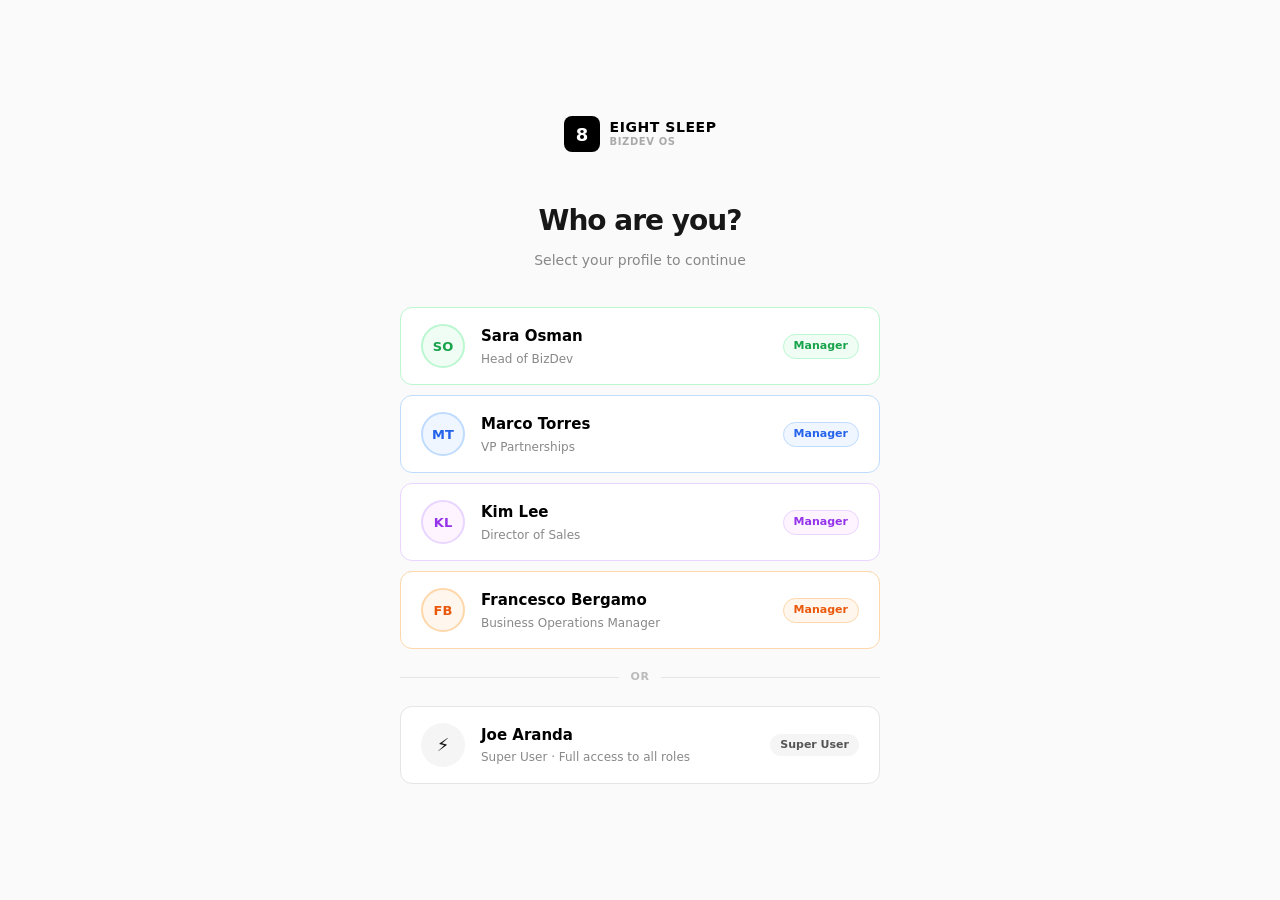
<file: scorecard/index.html>
<!doctype html>
<html lang="en">
  <head>
    <meta charset="UTF-8" />
    <link rel="icon" type="image/svg+xml" href="/scorecard/favicon.svg" />
    <meta name="viewport" content="width=device-width, initial-scale=1.0" />
    <title>8sleep</title>
    <script type="module" crossorigin src="/scorecard/assets/index-DE0klFHV.js"></script>
    <link rel="stylesheet" crossorigin href="/scorecard/assets/index-BOthot1B.css">
  </head>
  <body>
    <div id="root"></div>
  </body>
</html>
</file>
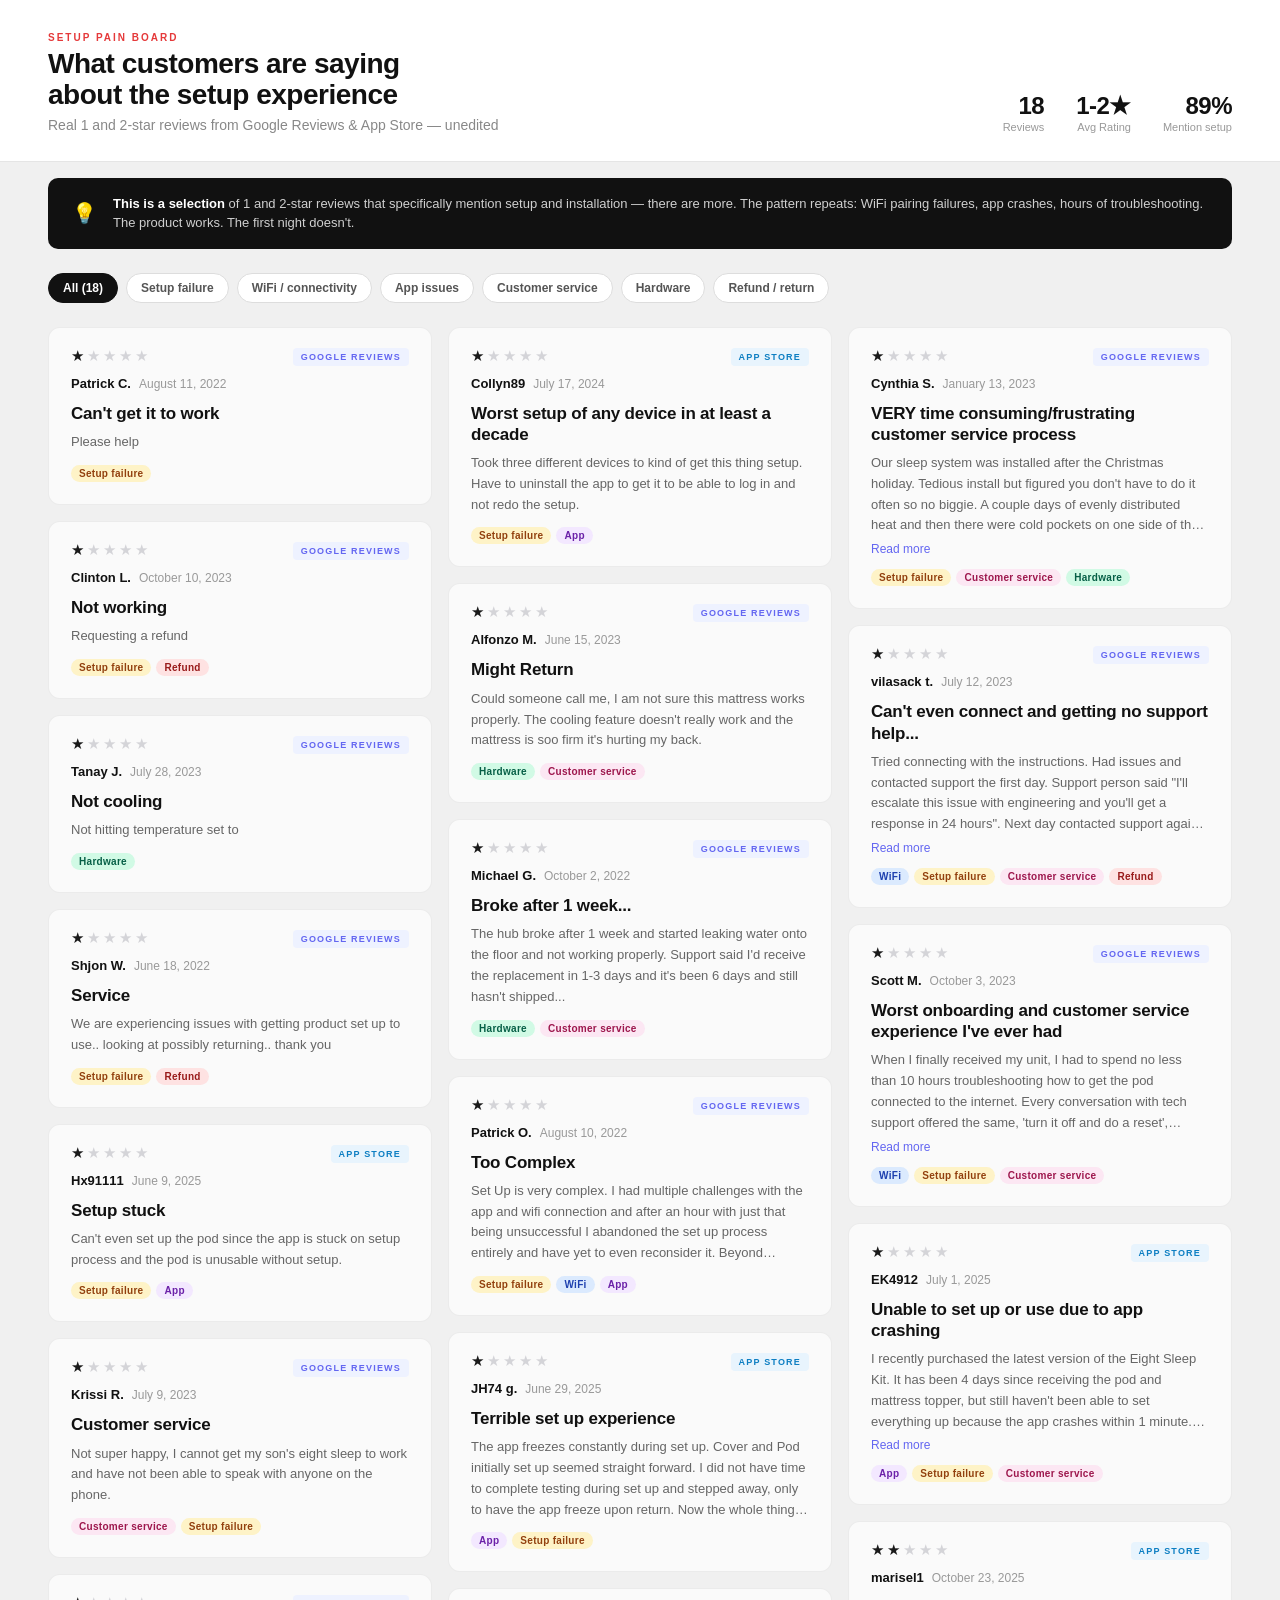
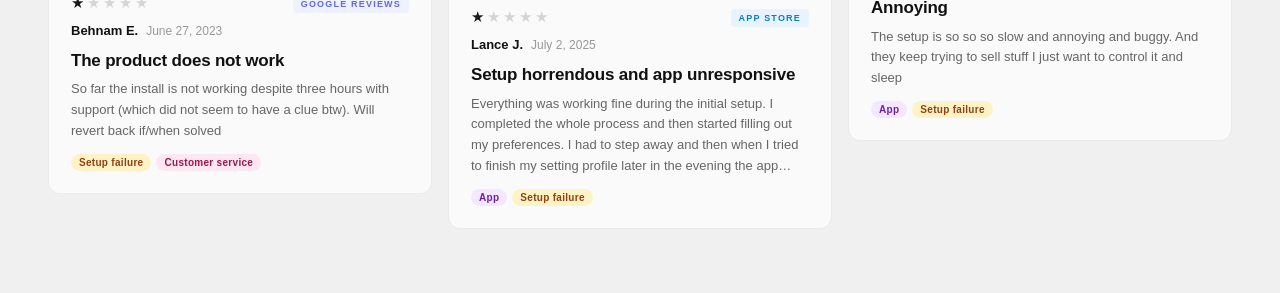
<file: 8sleep/complaints/index.html>
<!DOCTYPE html>
<html lang="en">
<head>
<meta charset="UTF-8">
<meta name="viewport" content="width=device-width, initial-scale=1.0">
<title>Eight Sleep — Setup Pain Board</title>
<style>
* { box-sizing: border-box; margin: 0; padding: 0; }

body {
  font-family: -apple-system, BlinkMacSystemFont, 'Helvetica Neue', sans-serif;
  background: #f0f0f0;
  color: #111;
  min-height: 100vh;
}

/* ── HEADER ── */
.page-header {
  background: #fff;
  border-bottom: 1px solid #e5e5e5;
  padding: 32px 48px 28px;
  position: sticky;
  top: 0;
  z-index: 10;
}
.header-inner {
  max-width: 1400px;
  margin: 0 auto;
  display: flex;
  align-items: flex-end;
  justify-content: space-between;
  gap: 32px;
}
.header-left {}
.header-eyebrow {
  font-size: 10px;
  font-weight: 700;
  letter-spacing: 2px;
  text-transform: uppercase;
  color: #e5393a;
  margin-bottom: 6px;
}
.header-title {
  font-size: 28px;
  font-weight: 800;
  color: #111;
  letter-spacing: -0.5px;
  line-height: 1.1;
}
.header-subtitle {
  font-size: 14px;
  color: #888;
  margin-top: 6px;
  font-weight: 400;
}
.header-stats {
  display: flex;
  gap: 32px;
  flex-shrink: 0;
}
.stat {
  text-align: right;
}
.stat-number {
  font-size: 24px;
  font-weight: 800;
  color: #111;
  letter-spacing: -0.5px;
  line-height: 1;
}
.stat-label {
  font-size: 11px;
  color: #999;
  margin-top: 3px;
  font-weight: 400;
}

/* ── FILTERS ── */
.filters {
  max-width: 1400px;
  margin: 24px auto 0;
  padding: 0 48px;
  display: flex;
  gap: 8px;
  flex-wrap: wrap;
}
.filter-btn {
  padding: 7px 14px;
  border-radius: 100px;
  font-size: 12px;
  font-weight: 600;
  cursor: pointer;
  border: 1.5px solid #ddd;
  background: #fff;
  color: #555;
  transition: all 0.15s;
  font-family: inherit;
}
.filter-btn:hover { border-color: #999; color: #111; }
.filter-btn.active {
  background: #111;
  border-color: #111;
  color: #fff;
}

/* ── BOARD ── */
.board {
  max-width: 1400px;
  margin: 24px auto 64px;
  padding: 0 48px;
  columns: 3;
  column-gap: 16px;
}

@media (max-width: 1100px) { .board { columns: 2; } }
@media (max-width: 700px)  { .board { columns: 1; } }

/* ── CARD ── */
.review-card {
  background: #fafafa;
  border-radius: 12px;
  padding: 20px 22px 22px;
  margin-bottom: 16px;
  break-inside: avoid;
  page-break-inside: avoid;
  border: 1px solid rgba(0,0,0,0.06);
  transition: transform 0.15s, box-shadow 0.15s;
}
.review-card:hover {
  transform: translateY(-2px);
  box-shadow: 0 8px 24px rgba(0,0,0,0.08);
}

/* card top row */
.card-top {
  display: flex;
  align-items: flex-start;
  justify-content: space-between;
  margin-bottom: 10px;
}
.stars {
  display: flex;
  gap: 3px;
  align-items: center;
}
.star {
  font-size: 15px;
  line-height: 1;
}
.star.filled { color: #1a1a1a; }
.star.empty  { color: #d4d4d8; }

.source-badge {
  font-size: 9px;
  font-weight: 700;
  letter-spacing: 1.2px;
  text-transform: uppercase;
  color: #6366f1;
  background: #eef2ff;
  padding: 4px 8px;
  border-radius: 4px;
  flex-shrink: 0;
  margin-left: 12px;
}
.source-badge.app-store {
  color: #0d7ec2;
  background: #e8f4fd;
}

/* author row */
.card-author {
  margin-bottom: 12px;
  display: flex;
  align-items: baseline;
  gap: 8px;
}
.author-name {
  font-size: 13px;
  font-weight: 700;
  color: #111;
}
.author-date {
  font-size: 12px;
  color: #999;
  font-weight: 400;
}

/* headline */
.card-headline {
  font-size: 17px;
  font-weight: 800;
  color: #111;
  line-height: 1.25;
  margin-bottom: 8px;
  letter-spacing: -0.2px;
}

/* body */
.card-body {
  font-size: 13px;
  color: #666;
  line-height: 1.6;
}
.card-body.truncated {
  display: -webkit-box;
  -webkit-line-clamp: 4;
  -webkit-box-orient: vertical;
  overflow: hidden;
}
.read-more {
  display: inline-block;
  margin-top: 6px;
  font-size: 12px;
  color: #6366f1;
  cursor: pointer;
  font-weight: 500;
  background: none;
  border: none;
  padding: 0;
  font-family: inherit;
}
.read-more:hover { text-decoration: underline; }

/* tag chips */
.card-tags {
  display: flex;
  flex-wrap: wrap;
  gap: 5px;
  margin-top: 12px;
}
.tag {
  font-size: 10px;
  font-weight: 600;
  letter-spacing: 0.3px;
  padding: 3px 8px;
  border-radius: 100px;
  background: rgba(0,0,0,0.05);
  color: #555;
}
.tag.setup { background: #fef3c7; color: #92400e; }
.tag.wifi  { background: #dbeafe; color: #1e40af; }
.tag.app   { background: #f3e8ff; color: #6b21a8; }
.tag.support { background: #fce7f3; color: #9d174d; }
.tag.hardware { background: #d1fae5; color: #065f46; }
.tag.refund { background: #fee2e2; color: #991b1b; }

/* ── DISMISSED STATE ── */
.review-card.hidden {
  display: none;
}

/* ── INSIGHT BANNER ── */
.insight-bar {
  max-width: 1400px;
  margin: 0 auto 0;
  padding: 16px 48px 0;
}
.insight {
  background: #111;
  border-radius: 10px;
  padding: 16px 24px;
  display: flex;
  align-items: center;
  gap: 16px;
}
.insight-icon { font-size: 20px; flex-shrink: 0; }
.insight-text { font-size: 13px; color: rgba(255,255,255,0.8); line-height: 1.5; }
.insight-text strong { color: #fff; }
</style>
</head>
<body>

<!-- HEADER -->
<div class="page-header">
  <div class="header-inner">
    <div class="header-left">
      <div class="header-eyebrow">Setup Pain Board</div>
      <div class="header-title">What customers are saying<br>about the setup experience</div>
      <div class="header-subtitle">Real 1 and 2-star reviews from Google Reviews &amp; App Store — unedited</div>
    </div>
    <div class="header-stats">
      <div class="stat">
        <div class="stat-number">18</div>
        <div class="stat-label">Reviews</div>
      </div>
      <div class="stat">
        <div class="stat-number">1-2★</div>
        <div class="stat-label">Avg Rating</div>
      </div>
      <div class="stat">
        <div class="stat-number">89%</div>
        <div class="stat-label">Mention setup</div>
      </div>
    </div>
  </div>
</div>

<!-- INSIGHT BAR -->
<div class="insight-bar">
  <div class="insight">
    <div class="insight-icon">💡</div>
    <div class="insight-text"><strong>This is a selection</strong> of 1 and 2-star reviews that specifically mention setup and installation — there are more. The pattern repeats: WiFi pairing failures, app crashes, hours of troubleshooting. The product works. The first night doesn't.</div>
  </div>
</div>

<!-- FILTERS -->
<div class="filters">
  <button class="filter-btn active" onclick="filterCards('all', this)">All (18)</button>
  <button class="filter-btn" onclick="filterCards('setup', this)">Setup failure</button>
  <button class="filter-btn" onclick="filterCards('wifi', this)">WiFi / connectivity</button>
  <button class="filter-btn" onclick="filterCards('app', this)">App issues</button>
  <button class="filter-btn" onclick="filterCards('support', this)">Customer service</button>
  <button class="filter-btn" onclick="filterCards('hardware', this)">Hardware</button>
  <button class="filter-btn" onclick="filterCards('refund', this)">Refund / return</button>
</div>

<!-- BOARD -->
<div class="board" id="board">

  <!-- 1 -->
  <div class="review-card" data-tags="setup">
    <div class="card-top">
      <div class="stars">
        <span class="star filled">★</span>
        <span class="star empty">★</span>
        <span class="star empty">★</span>
        <span class="star empty">★</span>
        <span class="star empty">★</span>
      </div>
      <span class="source-badge">Google Reviews</span>
    </div>
    <div class="card-author">
      <span class="author-name">Patrick C.</span>
      <span class="author-date">August 11, 2022</span>
    </div>
    <div class="card-headline">Can't get it to work</div>
    <div class="card-body">Please help</div>
    <div class="card-tags">
      <span class="tag setup">Setup failure</span>
    </div>
  </div>

  <!-- 2 -->
  <div class="review-card" data-tags="setup refund">
    <div class="card-top">
      <div class="stars">
        <span class="star filled">★</span>
        <span class="star empty">★</span>
        <span class="star empty">★</span>
        <span class="star empty">★</span>
        <span class="star empty">★</span>
      </div>
      <span class="source-badge">Google Reviews</span>
    </div>
    <div class="card-author">
      <span class="author-name">Clinton L.</span>
      <span class="author-date">October 10, 2023</span>
    </div>
    <div class="card-headline">Not working</div>
    <div class="card-body">Requesting a refund</div>
    <div class="card-tags">
      <span class="tag setup">Setup failure</span>
      <span class="tag refund">Refund</span>
    </div>
  </div>

  <!-- 3 -->
  <div class="review-card" data-tags="hardware">
    <div class="card-top">
      <div class="stars">
        <span class="star filled">★</span>
        <span class="star empty">★</span>
        <span class="star empty">★</span>
        <span class="star empty">★</span>
        <span class="star empty">★</span>
      </div>
      <span class="source-badge">Google Reviews</span>
    </div>
    <div class="card-author">
      <span class="author-name">Tanay J.</span>
      <span class="author-date">July 28, 2023</span>
    </div>
    <div class="card-headline">Not cooling</div>
    <div class="card-body">Not hitting temperature set to</div>
    <div class="card-tags">
      <span class="tag hardware">Hardware</span>
    </div>
  </div>

  <!-- 4 -->
  <div class="review-card" data-tags="setup support refund">
    <div class="card-top">
      <div class="stars">
        <span class="star filled">★</span>
        <span class="star empty">★</span>
        <span class="star empty">★</span>
        <span class="star empty">★</span>
        <span class="star empty">★</span>
      </div>
      <span class="source-badge">Google Reviews</span>
    </div>
    <div class="card-author">
      <span class="author-name">Shjon W.</span>
      <span class="author-date">June 18, 2022</span>
    </div>
    <div class="card-headline">Service</div>
    <div class="card-body">We are experiencing issues with getting product set up to use.. looking at possibly returning.. thank you</div>
    <div class="card-tags">
      <span class="tag setup">Setup failure</span>
      <span class="tag refund">Refund</span>
    </div>
  </div>

  <!-- 5 -->
  <div class="review-card" data-tags="setup app">
    <div class="card-top">
      <div class="stars">
        <span class="star filled">★</span>
        <span class="star empty">★</span>
        <span class="star empty">★</span>
        <span class="star empty">★</span>
        <span class="star empty">★</span>
      </div>
      <span class="source-badge app-store">App Store</span>
    </div>
    <div class="card-author">
      <span class="author-name">Hx91111</span>
      <span class="author-date">June 9, 2025</span>
    </div>
    <div class="card-headline">Setup stuck</div>
    <div class="card-body">Can't even set up the pod since the app is stuck on setup process and the pod is unusable without setup.</div>
    <div class="card-tags">
      <span class="tag setup">Setup failure</span>
      <span class="tag app">App</span>
    </div>
  </div>

  <!-- 6 -->
  <div class="review-card" data-tags="support setup">
    <div class="card-top">
      <div class="stars">
        <span class="star filled">★</span>
        <span class="star empty">★</span>
        <span class="star empty">★</span>
        <span class="star empty">★</span>
        <span class="star empty">★</span>
      </div>
      <span class="source-badge">Google Reviews</span>
    </div>
    <div class="card-author">
      <span class="author-name">Krissi R.</span>
      <span class="author-date">July 9, 2023</span>
    </div>
    <div class="card-headline">Customer service</div>
    <div class="card-body">Not super happy, I cannot get my son's eight sleep to work and have not been able to speak with anyone on the phone.</div>
    <div class="card-tags">
      <span class="tag support">Customer service</span>
      <span class="tag setup">Setup failure</span>
    </div>
  </div>

  <!-- 7 -->
  <div class="review-card" data-tags="setup support">
    <div class="card-top">
      <div class="stars">
        <span class="star filled">★</span>
        <span class="star empty">★</span>
        <span class="star empty">★</span>
        <span class="star empty">★</span>
        <span class="star empty">★</span>
      </div>
      <span class="source-badge">Google Reviews</span>
    </div>
    <div class="card-author">
      <span class="author-name">Behnam E.</span>
      <span class="author-date">June 27, 2023</span>
    </div>
    <div class="card-headline">The product does not work</div>
    <div class="card-body">So far the install is not working despite three hours with support (which did not seem to have a clue btw). Will revert back if/when solved</div>
    <div class="card-tags">
      <span class="tag setup">Setup failure</span>
      <span class="tag support">Customer service</span>
    </div>
  </div>

  <!-- 8 -->
  <div class="review-card" data-tags="setup app">
    <div class="card-top">
      <div class="stars">
        <span class="star filled">★</span>
        <span class="star empty">★</span>
        <span class="star empty">★</span>
        <span class="star empty">★</span>
        <span class="star empty">★</span>
      </div>
      <span class="source-badge app-store">App Store</span>
    </div>
    <div class="card-author">
      <span class="author-name">Collyn89</span>
      <span class="author-date">July 17, 2024</span>
    </div>
    <div class="card-headline">Worst setup of any device in at least a decade</div>
    <div class="card-body">Took three different devices to kind of get this thing setup. Have to uninstall the app to get it to be able to log in and not redo the setup.</div>
    <div class="card-tags">
      <span class="tag setup">Setup failure</span>
      <span class="tag app">App</span>
    </div>
  </div>

  <!-- 9 -->
  <div class="review-card" data-tags="hardware support">
    <div class="card-top">
      <div class="stars">
        <span class="star filled">★</span>
        <span class="star empty">★</span>
        <span class="star empty">★</span>
        <span class="star empty">★</span>
        <span class="star empty">★</span>
      </div>
      <span class="source-badge">Google Reviews</span>
    </div>
    <div class="card-author">
      <span class="author-name">Alfonzo M.</span>
      <span class="author-date">June 15, 2023</span>
    </div>
    <div class="card-headline">Might Return</div>
    <div class="card-body">Could someone call me, I am not sure this mattress works properly. The cooling feature doesn't really work and the mattress is soo firm it's hurting my back.</div>
    <div class="card-tags">
      <span class="tag hardware">Hardware</span>
      <span class="tag support">Customer service</span>
    </div>
  </div>

  <!-- 10 -->
  <div class="review-card" data-tags="hardware support">
    <div class="card-top">
      <div class="stars">
        <span class="star filled">★</span>
        <span class="star empty">★</span>
        <span class="star empty">★</span>
        <span class="star empty">★</span>
        <span class="star empty">★</span>
      </div>
      <span class="source-badge">Google Reviews</span>
    </div>
    <div class="card-author">
      <span class="author-name">Michael G.</span>
      <span class="author-date">October 2, 2022</span>
    </div>
    <div class="card-headline">Broke after 1 week...</div>
    <div class="card-body">The hub broke after 1 week and started leaking water onto the floor and not working properly. Support said I'd receive the replacement in 1-3 days and it's been 6 days and still hasn't shipped...</div>
    <div class="card-tags">
      <span class="tag hardware">Hardware</span>
      <span class="tag support">Customer service</span>
    </div>
  </div>

  <!-- 11 -->
  <div class="review-card" data-tags="setup wifi app">
    <div class="card-top">
      <div class="stars">
        <span class="star filled">★</span>
        <span class="star empty">★</span>
        <span class="star empty">★</span>
        <span class="star empty">★</span>
        <span class="star empty">★</span>
      </div>
      <span class="source-badge">Google Reviews</span>
    </div>
    <div class="card-author">
      <span class="author-name">Patrick O.</span>
      <span class="author-date">August 10, 2022</span>
    </div>
    <div class="card-headline">Too Complex</div>
    <div class="card-body truncated" id="body-11">Set Up is very complex. I had multiple challenges with the app and wifi connection and after an hour with just that being unsuccessful I abandoned the set up process entirely and have yet to even reconsider it. Beyond frustrated.</div>
    <div class="card-tags">
      <span class="tag setup">Setup failure</span>
      <span class="tag wifi">WiFi</span>
      <span class="tag app">App</span>
    </div>
  </div>

  <!-- 12 -->
  <div class="review-card" data-tags="app setup">
    <div class="card-top">
      <div class="stars">
        <span class="star filled">★</span>
        <span class="star empty">★</span>
        <span class="star empty">★</span>
        <span class="star empty">★</span>
        <span class="star empty">★</span>
      </div>
      <span class="source-badge app-store">App Store</span>
    </div>
    <div class="card-author">
      <span class="author-name">JH74 g.</span>
      <span class="author-date">June 29, 2025</span>
    </div>
    <div class="card-headline">Terrible set up experience</div>
    <div class="card-body truncated" id="body-12">The app freezes constantly during set up. Cover and Pod initially set up seemed straight forward. I did not have time to complete testing during set up and stepped away, only to have the app freeze upon return. Now the whole thing is unresponsive.</div>
    <div class="card-tags">
      <span class="tag app">App</span>
      <span class="tag setup">Setup failure</span>
    </div>
  </div>

  <!-- 13 -->
  <div class="review-card" data-tags="app setup">
    <div class="card-top">
      <div class="stars">
        <span class="star filled">★</span>
        <span class="star empty">★</span>
        <span class="star empty">★</span>
        <span class="star empty">★</span>
        <span class="star empty">★</span>
      </div>
      <span class="source-badge app-store">App Store</span>
    </div>
    <div class="card-author">
      <span class="author-name">Lance J.</span>
      <span class="author-date">July 2, 2025</span>
    </div>
    <div class="card-headline">Setup horrendous and app unresponsive</div>
    <div class="card-body truncated" id="body-13">Everything was working fine during the initial setup. I completed the whole process and then started filling out my preferences. I had to step away and then when I tried to finish my setting profile later in the evening the app repeatedly froze and kept asking me to start the setup all over again. I am now in this doom loop that is never ending. It appears this new app update is universally hated.</div>
    <div class="card-tags">
      <span class="tag app">App</span>
      <span class="tag setup">Setup failure</span>
    </div>
  </div>

  <!-- 14 -->
  <div class="review-card" data-tags="setup support hardware refund">
    <div class="card-top">
      <div class="stars">
        <span class="star filled">★</span>
        <span class="star empty">★</span>
        <span class="star empty">★</span>
        <span class="star empty">★</span>
        <span class="star empty">★</span>
      </div>
      <span class="source-badge">Google Reviews</span>
    </div>
    <div class="card-author">
      <span class="author-name">Cynthia S.</span>
      <span class="author-date">January 13, 2023</span>
    </div>
    <div class="card-headline">VERY time consuming/frustrating customer service process</div>
    <div class="card-body truncated" id="body-14">Our sleep system was installed after the Christmas holiday. Tedious install but figured you don't have to do it often so no biggie. A couple days of evenly distributed heat and then there were cold pockets on one side of the bed. Since that first realization that there was a problem with the bed I have spent hours on the process of dealing with it. Multiple 20+ minute hold times only to then have a message come on that no one is available to take the call. I just finished working on my taxes and it took less time than my sleep system. If I could do this over I would not order the system.</div>
    <button class="read-more" onclick="toggleBody('body-14', this)">Read more</button>
    <div class="card-tags">
      <span class="tag setup">Setup failure</span>
      <span class="tag support">Customer service</span>
      <span class="tag hardware">Hardware</span>
    </div>
  </div>

  <!-- 15 -->
  <div class="review-card" data-tags="wifi setup support">
    <div class="card-top">
      <div class="stars">
        <span class="star filled">★</span>
        <span class="star empty">★</span>
        <span class="star empty">★</span>
        <span class="star empty">★</span>
        <span class="star empty">★</span>
      </div>
      <span class="source-badge">Google Reviews</span>
    </div>
    <div class="card-author">
      <span class="author-name">vilasack t.</span>
      <span class="author-date">July 12, 2023</span>
    </div>
    <div class="card-headline">Can't even connect and getting no support help...</div>
    <div class="card-body truncated" id="body-15">Tried connecting with the instructions. Had issues and contacted support the first day. Support person said "I'll escalate this issue with engineering and you'll get a response in 24 hours". Next day contacted support again and after trying a few things "We'll escalate this issue to development team". Supposedly you need another phone to hook up to this pod, one to actually use as a hotspot to be able to connect. I don't have another phone. Still waiting few days later. Way too frustrating. Requesting my return packaging to send this back.</div>
    <button class="read-more" onclick="toggleBody('body-15', this)">Read more</button>
    <div class="card-tags">
      <span class="tag wifi">WiFi</span>
      <span class="tag setup">Setup failure</span>
      <span class="tag support">Customer service</span>
      <span class="tag refund">Refund</span>
    </div>
  </div>

  <!-- 16 -->
  <div class="review-card" data-tags="wifi setup support">
    <div class="card-top">
      <div class="stars">
        <span class="star filled">★</span>
        <span class="star empty">★</span>
        <span class="star empty">★</span>
        <span class="star empty">★</span>
        <span class="star empty">★</span>
      </div>
      <span class="source-badge">Google Reviews</span>
    </div>
    <div class="card-author">
      <span class="author-name">Scott M.</span>
      <span class="author-date">October 3, 2023</span>
    </div>
    <div class="card-headline">Worst onboarding and customer service experience I've ever had</div>
    <div class="card-body truncated" id="body-16">When I finally received my unit, I had to spend no less than 10 hours troubleshooting how to get the pod connected to the internet. Every conversation with tech support offered the same, 'turn it off and do a reset', 'delete and redownload the app', etc. The most frustrating part of all is that I ultimately found the issue on my own after countless conversations with support. The pod only works on a 5GHz WiFi signal. My router supports a dual-band connection, and for whatever reason, this was blocking the pod. Why not make this abundantly clear? It could have saved me hours of agony. All this, and no offer to extend my trial period or compensate me in any way.</div>
    <button class="read-more" onclick="toggleBody('body-16', this)">Read more</button>
    <div class="card-tags">
      <span class="tag wifi">WiFi</span>
      <span class="tag setup">Setup failure</span>
      <span class="tag support">Customer service</span>
    </div>
  </div>

  <!-- 17 -->
  <div class="review-card" data-tags="app setup support">
    <div class="card-top">
      <div class="stars">
        <span class="star filled">★</span>
        <span class="star empty">★</span>
        <span class="star empty">★</span>
        <span class="star empty">★</span>
        <span class="star empty">★</span>
      </div>
      <span class="source-badge app-store">App Store</span>
    </div>
    <div class="card-author">
      <span class="author-name">EK4912</span>
      <span class="author-date">July 1, 2025</span>
    </div>
    <div class="card-headline">Unable to set up or use due to app crashing</div>
    <div class="card-body truncated" id="body-17">I recently purchased the latest version of the Eight Sleep Kit. It has been 4 days since receiving the pod and mattress topper, but still haven't been able to set everything up because the app crashes within 1 minute. Have tried reinstalling the app and restarting my phone several times with no success. Also, purchased the blanket with the bundle and was only notified the delivery would be delayed for 3 to 4 weeks due to it being out of stock after receiving the rest of the items. Have not been able to try anything out and already extremely disappointed with customer service and support.</div>
    <button class="read-more" onclick="toggleBody('body-17', this)">Read more</button>
    <div class="card-tags">
      <span class="tag app">App</span>
      <span class="tag setup">Setup failure</span>
      <span class="tag support">Customer service</span>
    </div>
  </div>

  <!-- 18 -->
  <div class="review-card" data-tags="app setup">
    <div class="card-top">
      <div class="stars">
        <span class="star filled">★</span>
        <span class="star filled">★</span>
        <span class="star empty">★</span>
        <span class="star empty">★</span>
        <span class="star empty">★</span>
      </div>
      <span class="source-badge app-store">App Store</span>
    </div>
    <div class="card-author">
      <span class="author-name">marisel1</span>
      <span class="author-date">October 23, 2025</span>
    </div>
    <div class="card-headline">Annoying</div>
    <div class="card-body">The setup is so so so slow and annoying and buggy. And they keep trying to sell stuff I just want to control it and sleep</div>
    <div class="card-tags">
      <span class="tag app">App</span>
      <span class="tag setup">Setup failure</span>
    </div>
  </div>

</div><!-- /board -->

<script>
  function filterCards(tag, btn) {
    // Update active button
    document.querySelectorAll('.filter-btn').forEach(b => b.classList.remove('active'));
    btn.classList.add('active');

    const cards = document.querySelectorAll('.review-card');
    cards.forEach(card => {
      if (tag === 'all') {
        card.classList.remove('hidden');
      } else {
        const tags = card.getAttribute('data-tags') || '';
        card.classList.toggle('hidden', !tags.includes(tag));
      }
    });
  }

  function toggleBody(id, btn) {
    const el = document.getElementById(id);
    const isTruncated = el.classList.contains('truncated');
    el.classList.toggle('truncated', !isTruncated);
    btn.textContent = isTruncated ? 'Show less' : 'Read more';
  }
</script>
</body>
</html>
</file>
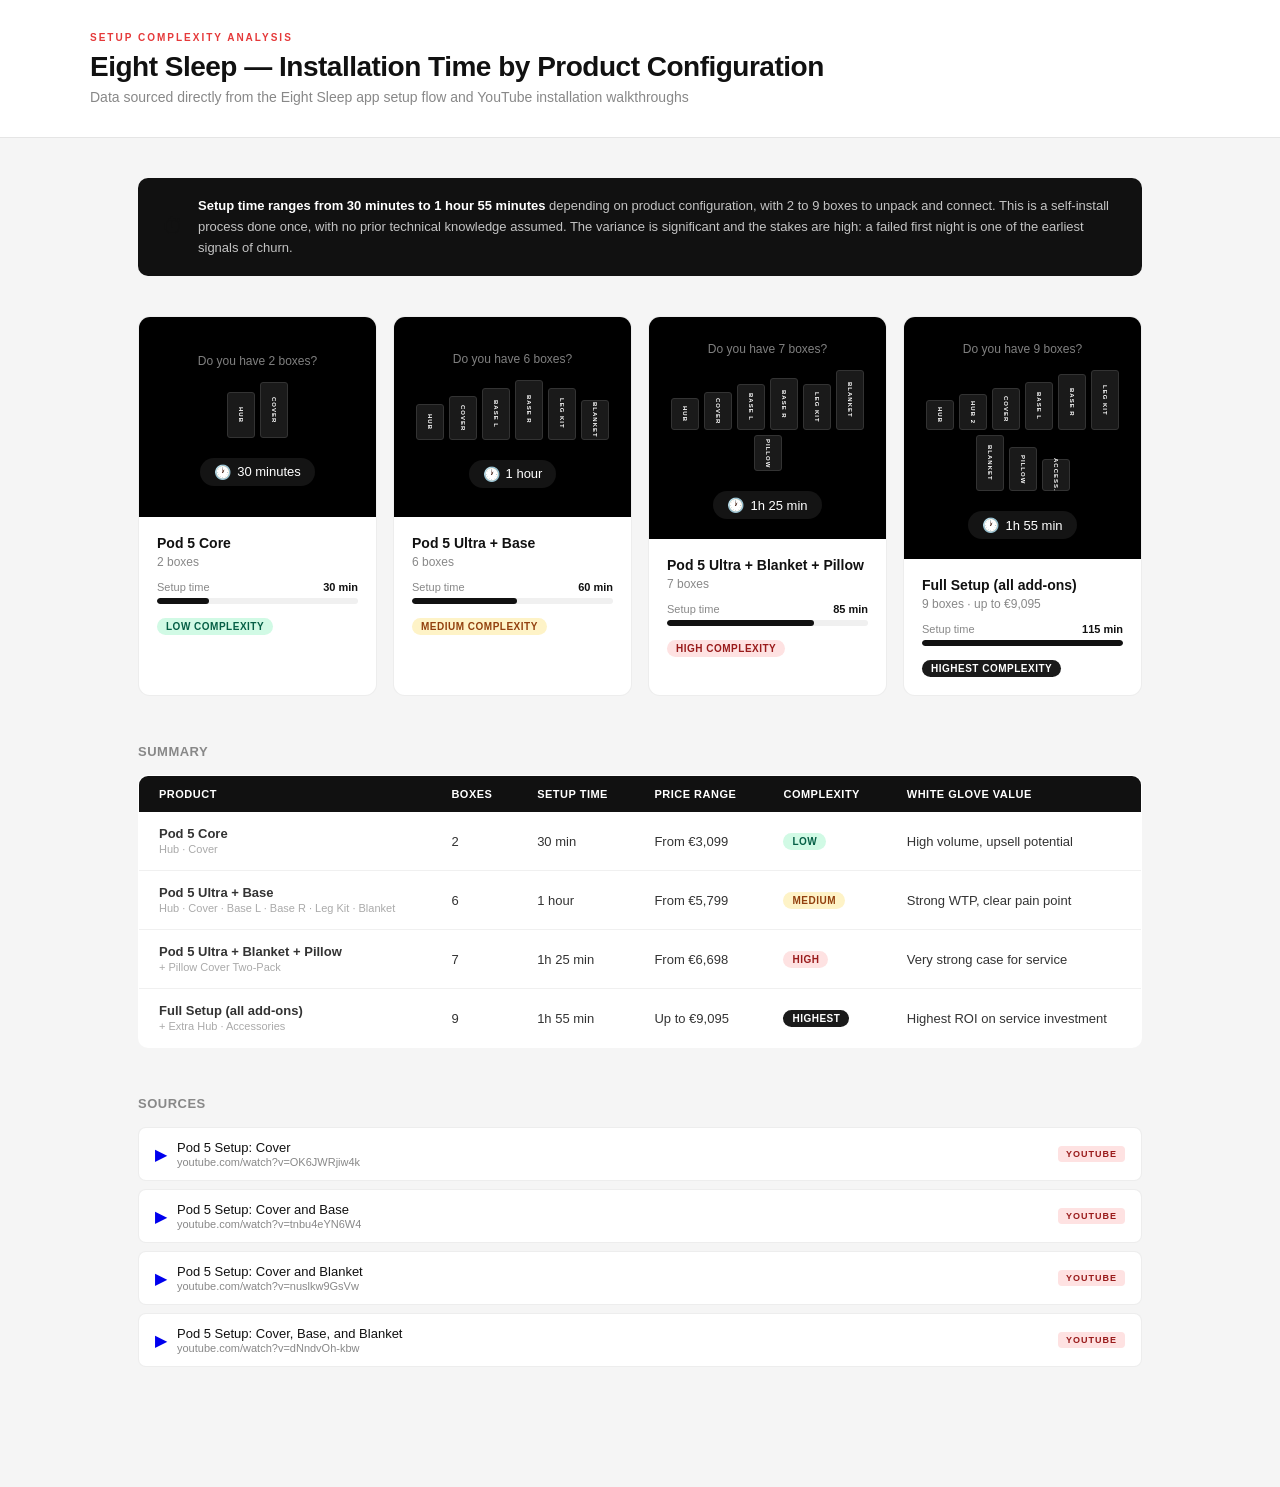
<file: 8sleep/setup/index.html>
<!DOCTYPE html>
<html lang="en">
<head>
<meta charset="UTF-8">
<meta name="viewport" content="width=device-width, initial-scale=1.0">
<title>Eight Sleep — Setup Complexity Analysis</title>
<style>
* { box-sizing: border-box; margin: 0; padding: 0; }

body {
  font-family: -apple-system, BlinkMacSystemFont, 'Helvetica Neue', sans-serif;
  background: #f5f5f5;
  color: #111;
  min-height: 100vh;
}

.page-header {
  background: #fff;
  border-bottom: 1px solid #e5e5e5;
  padding: 32px 48px;
}
.header-inner {
  max-width: 1100px;
  margin: 0 auto;
}
.eyebrow {
  font-size: 10px;
  font-weight: 700;
  letter-spacing: 2px;
  text-transform: uppercase;
  color: #e5393a;
  margin-bottom: 8px;
}
.header-title {
  font-size: 28px;
  font-weight: 800;
  color: #111;
  letter-spacing: -0.5px;
  margin-bottom: 6px;
}
.header-sub {
  font-size: 14px;
  color: #888;
}

.main {
  max-width: 1100px;
  margin: 40px auto;
  padding: 0 48px 80px;
}

/* INSIGHT */
.insight {
  background: #111;
  border-radius: 10px;
  padding: 18px 24px;
  display: flex;
  align-items: center;
  gap: 14px;
  margin-bottom: 40px;
}
.insight-icon { font-size: 22px; flex-shrink: 0; }
.insight-text { font-size: 13px; color: rgba(255,255,255,0.75); line-height: 1.6; }
.insight-text strong { color: #fff; }

/* GRID */
.products-grid {
  display: grid;
  grid-template-columns: repeat(4, 1fr);
  gap: 16px;
  margin-bottom: 48px;
}

@media (max-width: 900px) { .products-grid { grid-template-columns: repeat(2, 1fr); } }
@media (max-width: 500px) { .products-grid { grid-template-columns: 1fr; } }

.product-card {
  background: #fff;
  border-radius: 12px;
  overflow: hidden;
  border: 1px solid rgba(0,0,0,0.07);
  transition: transform 0.15s, box-shadow 0.15s;
}
.product-card:hover {
  transform: translateY(-3px);
  box-shadow: 0 10px 30px rgba(0,0,0,0.08);
}

/* app screenshot mockup */
.phone-screen {
  background: #000;
  padding: 24px 20px 20px;
  min-height: 200px;
  display: flex;
  flex-direction: column;
  align-items: center;
  justify-content: center;
  gap: 12px;
}
.boxes-row {
  display: flex;
  gap: 5px;
  align-items: flex-end;
  justify-content: center;
  flex-wrap: wrap;
  margin-bottom: 8px;
}
.box {
  width: 28px;
  border-radius: 3px;
  background: #1a1a1a;
  border: 1px solid #333;
  display: flex;
  align-items: center;
  justify-content: center;
}
.box-label {
  writing-mode: vertical-rl;
  font-size: 6px;
  font-weight: 700;
  color: #fff;
  letter-spacing: 1px;
  text-transform: uppercase;
  padding: 4px 0;
}
.time-pill {
  display: flex;
  align-items: center;
  gap: 6px;
  background: rgba(255,255,255,0.08);
  border-radius: 100px;
  padding: 6px 14px;
}
.time-pill-icon { font-size: 14px; }
.time-pill-text {
  font-size: 13px;
  color: #fff;
  font-weight: 500;
}
.screen-question {
  font-size: 12px;
  color: rgba(255,255,255,0.5);
  text-align: center;
  line-height: 1.4;
}

.card-body {
  padding: 18px;
}
.product-name {
  font-size: 14px;
  font-weight: 700;
  color: #111;
  margin-bottom: 4px;
}
.product-boxes {
  font-size: 12px;
  color: #888;
  margin-bottom: 12px;
}

/* progress bar */
.time-bar-wrap {
  margin-bottom: 12px;
}
.time-bar-label {
  display: flex;
  justify-content: space-between;
  font-size: 11px;
  color: #888;
  margin-bottom: 5px;
}
.time-bar-label span:last-child { font-weight: 600; color: #111; }
.time-bar-bg {
  background: #f0f0f0;
  border-radius: 100px;
  height: 6px;
  overflow: hidden;
}
.time-bar-fill {
  height: 100%;
  border-radius: 100px;
  background: #111;
  transition: width 0.6s ease;
}

.complexity-tag {
  display: inline-block;
  font-size: 10px;
  font-weight: 700;
  letter-spacing: 0.5px;
  text-transform: uppercase;
  padding: 3px 9px;
  border-radius: 100px;
}
.low    { background: #d1fae5; color: #065f46; }
.medium { background: #fef3c7; color: #92400e; }
.high   { background: #fee2e2; color: #991b1b; }
.vhigh  { background: #1a1a1a; color: #fff; }

/* SUMMARY TABLE */
.summary-section { margin-bottom: 48px; }
.section-title {
  font-size: 13px;
  font-weight: 700;
  letter-spacing: 0.5px;
  text-transform: uppercase;
  color: #888;
  margin-bottom: 16px;
}
.summary-table {
  width: 100%;
  border-collapse: collapse;
  background: #fff;
  border-radius: 10px;
  overflow: hidden;
  border: 1px solid rgba(0,0,0,0.07);
}
.summary-table th {
  background: #111;
  color: #fff;
  font-size: 11px;
  font-weight: 600;
  letter-spacing: 0.5px;
  text-transform: uppercase;
  padding: 12px 20px;
  text-align: left;
}
.summary-table td {
  padding: 14px 20px;
  font-size: 13px;
  color: #333;
  border-bottom: 1px solid #f0f0f0;
}
.summary-table tr:last-child td { border-bottom: none; }
.summary-table tr:hover td { background: #fafafa; }

/* SOURCES */
.sources-section { margin-top: 40px; }
.sources-list { display: flex; flex-direction: column; gap: 8px; margin-top: 12px; }
.source-item {
  display: flex;
  align-items: center;
  gap: 10px;
  background: #fff;
  border-radius: 8px;
  padding: 12px 16px;
  border: 1px solid rgba(0,0,0,0.07);
  text-decoration: none;
  transition: border-color 0.15s;
}
.source-item:hover { border-color: #999; }
.source-icon { font-size: 16px; flex-shrink: 0; }
.source-label { font-size: 13px; color: #111; font-weight: 500; }
.source-url { font-size: 11px; color: #888; margin-top: 1px; }
.source-badge-yt {
  margin-left: auto;
  font-size: 9px;
  font-weight: 700;
  letter-spacing: 1px;
  text-transform: uppercase;
  background: #fee2e2;
  color: #991b1b;
  padding: 3px 8px;
  border-radius: 4px;
  flex-shrink: 0;
}
</style>
</head>
<body>

<div class="page-header">
  <div class="header-inner">
    <div class="eyebrow">Setup Complexity Analysis</div>
    <div class="header-title">Eight Sleep — Installation Time by Product Configuration</div>
    <div class="header-sub">Data sourced directly from the Eight Sleep app setup flow and YouTube installation walkthroughs</div>
  </div>
</div>

<div class="main">

  <div class="insight">
    <div class="insight-icon">⏱</div>
    <div class="insight-text"><strong>Setup time ranges from 30 minutes to 1 hour 55 minutes</strong> depending on product configuration, with 2 to 9 boxes to unpack and connect. This is a self-install process done once, with no prior technical knowledge assumed. The variance is significant and the stakes are high: a failed first night is one of the earliest signals of churn.</div>
  </div>

  <!-- PRODUCT CARDS -->
  <div class="products-grid">

    <!-- Pod 5 Core -->
    <div class="product-card">
      <div class="phone-screen">
        <div class="screen-question">Do you have 2 boxes?</div>
        <div class="boxes-row">
          <div class="box" style="height:46px;"><div class="box-label">Hub</div></div>
          <div class="box" style="height:56px;"><div class="box-label">Cover</div></div>
        </div>
        <div class="time-pill">
          <span class="time-pill-icon">🕐</span>
          <span class="time-pill-text">30 minutes</span>
        </div>
      </div>
      <div class="card-body">
        <div class="product-name">Pod 5 Core</div>
        <div class="product-boxes">2 boxes</div>
        <div class="time-bar-wrap">
          <div class="time-bar-label"><span>Setup time</span><span>30 min</span></div>
          <div class="time-bar-bg"><div class="time-bar-fill" style="width:26%;"></div></div>
        </div>
        <span class="complexity-tag low">Low complexity</span>
      </div>
    </div>

    <!-- Pod 5 Ultra + Base -->
    <div class="product-card">
      <div class="phone-screen">
        <div class="screen-question">Do you have 6 boxes?</div>
        <div class="boxes-row">
          <div class="box" style="height:36px;"><div class="box-label">Hub</div></div>
          <div class="box" style="height:44px;"><div class="box-label">Cover</div></div>
          <div class="box" style="height:52px;"><div class="box-label">Base L</div></div>
          <div class="box" style="height:60px;"><div class="box-label">Base R</div></div>
          <div class="box" style="height:52px;"><div class="box-label">Leg Kit</div></div>
          <div class="box" style="height:40px;"><div class="box-label">Blanket</div></div>
        </div>
        <div class="time-pill">
          <span class="time-pill-icon">🕐</span>
          <span class="time-pill-text">1 hour</span>
        </div>
      </div>
      <div class="card-body">
        <div class="product-name">Pod 5 Ultra + Base</div>
        <div class="product-boxes">6 boxes</div>
        <div class="time-bar-wrap">
          <div class="time-bar-label"><span>Setup time</span><span>60 min</span></div>
          <div class="time-bar-bg"><div class="time-bar-fill" style="width:52%;"></div></div>
        </div>
        <span class="complexity-tag medium">Medium complexity</span>
      </div>
    </div>

    <!-- Pod 5 Ultra + Blanket -->
    <div class="product-card">
      <div class="phone-screen">
        <div class="screen-question">Do you have 7 boxes?</div>
        <div class="boxes-row">
          <div class="box" style="height:32px;"><div class="box-label">Hub</div></div>
          <div class="box" style="height:38px;"><div class="box-label">Cover</div></div>
          <div class="box" style="height:46px;"><div class="box-label">Base L</div></div>
          <div class="box" style="height:52px;"><div class="box-label">Base R</div></div>
          <div class="box" style="height:46px;"><div class="box-label">Leg Kit</div></div>
          <div class="box" style="height:60px;"><div class="box-label">Blanket</div></div>
          <div class="box" style="height:36px;"><div class="box-label">Pillow</div></div>
        </div>
        <div class="time-pill">
          <span class="time-pill-icon">🕐</span>
          <span class="time-pill-text">1h 25 min</span>
        </div>
      </div>
      <div class="card-body">
        <div class="product-name">Pod 5 Ultra + Blanket + Pillow</div>
        <div class="product-boxes">7 boxes</div>
        <div class="time-bar-wrap">
          <div class="time-bar-label"><span>Setup time</span><span>85 min</span></div>
          <div class="time-bar-bg"><div class="time-bar-fill" style="width:73%;"></div></div>
        </div>
        <span class="complexity-tag high">High complexity</span>
      </div>
    </div>

    <!-- Full Setup -->
    <div class="product-card">
      <div class="phone-screen">
        <div class="screen-question">Do you have 9 boxes?</div>
        <div class="boxes-row">
          <div class="box" style="height:30px;"><div class="box-label">Hub</div></div>
          <div class="box" style="height:36px;"><div class="box-label">Hub 2</div></div>
          <div class="box" style="height:42px;"><div class="box-label">Cover</div></div>
          <div class="box" style="height:48px;"><div class="box-label">Base L</div></div>
          <div class="box" style="height:56px;"><div class="box-label">Base R</div></div>
          <div class="box" style="height:60px;"><div class="box-label">Leg Kit</div></div>
          <div class="box" style="height:56px;"><div class="box-label">Blanket</div></div>
          <div class="box" style="height:44px;"><div class="box-label">Pillow</div></div>
          <div class="box" style="height:32px;"><div class="box-label">Access.</div></div>
        </div>
        <div class="time-pill">
          <span class="time-pill-icon">🕐</span>
          <span class="time-pill-text">1h 55 min</span>
        </div>
      </div>
      <div class="card-body">
        <div class="product-name">Full Setup (all add-ons)</div>
        <div class="product-boxes">9 boxes · up to €9,095</div>
        <div class="time-bar-wrap">
          <div class="time-bar-label"><span>Setup time</span><span>115 min</span></div>
          <div class="time-bar-bg"><div class="time-bar-fill" style="width:100%;"></div></div>
        </div>
        <span class="complexity-tag vhigh">Highest complexity</span>
      </div>
    </div>

  </div>

  <!-- SUMMARY TABLE -->
  <div class="summary-section">
    <div class="section-title">Summary</div>
    <table class="summary-table">
      <thead>
        <tr>
          <th>Product</th>
          <th>Boxes</th>
          <th>Setup Time</th>
          <th>Price Range</th>
          <th>Complexity</th>
          <th>White Glove Value</th>
        </tr>
      </thead>
      <tbody>
        <tr>
          <td><strong>Pod 5 Core</strong><br><span style="font-size:11px;color:#aaa;">Hub · Cover</span></td>
          <td>2</td>
          <td>30 min</td>
          <td>From €3,099</td>
          <td><span class="complexity-tag low">Low</span></td>
          <td>High volume, upsell potential</td>
        </tr>
        <tr>
          <td><strong>Pod 5 Ultra + Base</strong><br><span style="font-size:11px;color:#aaa;">Hub · Cover · Base L · Base R · Leg Kit · Blanket</span></td>
          <td>6</td>
          <td>1 hour</td>
          <td>From €5,799</td>
          <td><span class="complexity-tag medium">Medium</span></td>
          <td>Strong WTP, clear pain point</td>
        </tr>
        <tr>
          <td><strong>Pod 5 Ultra + Blanket + Pillow</strong><br><span style="font-size:11px;color:#aaa;">+ Pillow Cover Two-Pack</span></td>
          <td>7</td>
          <td>1h 25 min</td>
          <td>From €6,698</td>
          <td><span class="complexity-tag high">High</span></td>
          <td>Very strong case for service</td>
        </tr>
        <tr>
          <td><strong>Full Setup (all add-ons)</strong><br><span style="font-size:11px;color:#aaa;">+ Extra Hub · Accessories</span></td>
          <td>9</td>
          <td>1h 55 min</td>
          <td>Up to €9,095</td>
          <td><span class="complexity-tag vhigh">Highest</span></td>
          <td>Highest ROI on service investment</td>
        </tr>
      </tbody>
    </table>
  </div>

  <!-- SOURCES -->
  <div class="sources-section">
    <div class="section-title">Sources</div>
    <div class="sources-list">
      <a class="source-item" href="https://www.youtube.com/watch?v=OK6JWRjiw4k" target="_blank">
        <span class="source-icon">▶</span>
        <div>
          <div class="source-label">Pod 5 Setup: Cover</div>
          <div class="source-url">youtube.com/watch?v=OK6JWRjiw4k</div>
        </div>
        <span class="source-badge-yt">YouTube</span>
      </a>
      <a class="source-item" href="https://www.youtube.com/watch?v=tnbu4eYN6W4&t=16s" target="_blank">
        <span class="source-icon">▶</span>
        <div>
          <div class="source-label">Pod 5 Setup: Cover and Base</div>
          <div class="source-url">youtube.com/watch?v=tnbu4eYN6W4</div>
        </div>
        <span class="source-badge-yt">YouTube</span>
      </a>
      <a class="source-item" href="https://www.youtube.com/watch?v=nuslkw9GsVw" target="_blank">
        <span class="source-icon">▶</span>
        <div>
          <div class="source-label">Pod 5 Setup: Cover and Blanket</div>
          <div class="source-url">youtube.com/watch?v=nuslkw9GsVw</div>
        </div>
        <span class="source-badge-yt">YouTube</span>
      </a>
      <a class="source-item" href="https://www.youtube.com/watch?v=dNndvOh-kbw" target="_blank">
        <span class="source-icon">▶</span>
        <div>
          <div class="source-label">Pod 5 Setup: Cover, Base, and Blanket</div>
          <div class="source-url">youtube.com/watch?v=dNndvOh-kbw</div>
        </div>
        <span class="source-badge-yt">YouTube</span>
      </a>
    </div>
  </div>

</div>
</body>
</html>
</file>
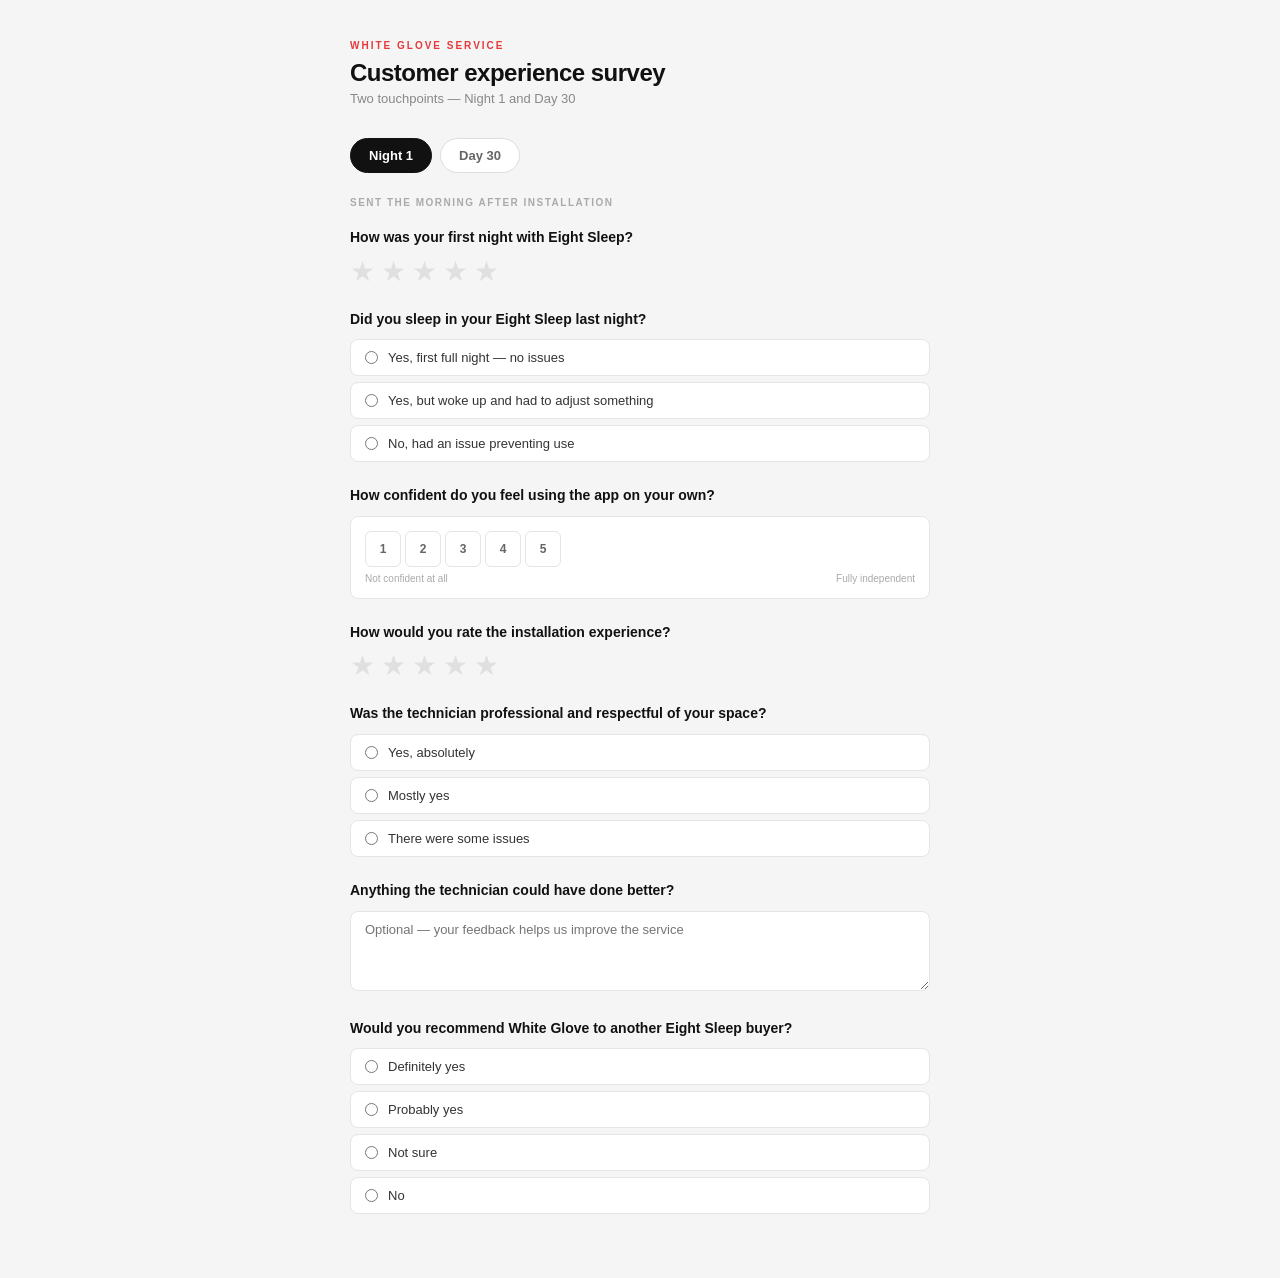
<file: 8sleep/survey/index.html>
<!DOCTYPE html>
<html lang="en">
<head>
<meta charset="UTF-8">
<meta name="viewport" content="width=device-width, initial-scale=1.0">
<title>Eight Sleep — White Glove Survey</title>
<style>
*{box-sizing:border-box;margin:0;padding:0}
body{font-family:-apple-system,BlinkMacSystemFont,'Helvetica Neue',sans-serif;background:#f5f5f5;color:#111;min-height:100vh;padding:40px 24px}
.wrap{max-width:580px;margin:0 auto}
.header{margin-bottom:32px}
.eyebrow{font-size:10px;font-weight:700;letter-spacing:2px;text-transform:uppercase;color:#e5393a;margin-bottom:8px}
.title{font-size:24px;font-weight:800;color:#111;letter-spacing:-0.5px;margin-bottom:4px}
.subtitle{font-size:13px;color:#888}
.tabs{display:flex;gap:8px;margin-bottom:24px}
.tab{padding:9px 18px;border-radius:100px;font-size:13px;font-weight:600;cursor:pointer;border:1.5px solid #ddd;background:#fff;color:#666;font-family:inherit;transition:all .15s}
.tab.active{background:#111;border-color:#111;color:#fff}
.section{display:none}
.section.active{display:block}
.section-label{font-size:10px;font-weight:700;letter-spacing:1.5px;text-transform:uppercase;color:#aaa;margin-bottom:20px}
.q{margin-bottom:24px}
.q-label{font-size:14px;font-weight:600;color:#111;margin-bottom:10px;display:block;line-height:1.4}
.q-sub{font-size:11px;color:#aaa;margin-bottom:8px;display:block}
.stars{display:flex;gap:6px;margin-bottom:4px}
.star{font-size:28px;cursor:pointer;color:#e0e0e0;transition:color .1s;user-select:none;line-height:1}
.star.on{color:#F2A623}
.options{display:flex;flex-direction:column;gap:6px}
.option{display:flex;align-items:center;gap:10px;padding:10px 14px;border-radius:8px;border:1.5px solid #e5e5e5;cursor:pointer;font-size:13px;color:#333;background:#fff;transition:border-color .1s;user-select:none}
.option:hover{border-color:#bbb}
.option.selected{border-color:#111;background:#fafafa}
.option input{accent-color:#111;flex-shrink:0}
textarea{width:100%;padding:10px 14px;border-radius:8px;border:1.5px solid #e5e5e5;font-size:13px;font-family:inherit;color:#111;background:#fff;resize:vertical;min-height:80px;outline:none}
textarea:focus{border-color:#999}
.scale-wrap{background:#fff;border-radius:8px;padding:14px;border:1.5px solid #e5e5e5}
.scale{display:flex;gap:4px;flex-wrap:wrap}
.sc-btn{height:36px;min-width:36px;border-radius:6px;border:1.5px solid #e5e5e5;font-size:12px;font-weight:600;cursor:pointer;background:#fff;color:#666;font-family:inherit;transition:all .1s;padding:0 6px}
.sc-btn.selected{background:#111;color:#fff;border-color:#111}
.scale-labels{display:flex;justify-content:space-between;font-size:10px;color:#aaa;margin-top:6px}
.divider{height:1px;background:#ebebeb;margin:28px 0}
</style>
</head>
<body>
<div class="wrap">
  <div class="header">
    <div class="eyebrow">White Glove Service</div>
    <div class="title">Customer experience survey</div>
    <div class="subtitle">Two touchpoints — Night 1 and Day 30</div>
  </div>

  <div class="tabs">
    <button class="tab active" onclick="show('n1',this)">Night 1</button>
    <button class="tab" onclick="show('d30',this)">Day 30</button>
  </div>

  <!-- NIGHT 1 -->
  <div class="section active" id="n1">
    <div class="section-label">Sent the morning after installation</div>

    <div class="q">
      <span class="q-label">How was your first night with Eight Sleep?</span>
      <div class="stars" id="s-n1">
        <span class="star" onclick="rate('n1',1)">★</span>
        <span class="star" onclick="rate('n1',2)">★</span>
        <span class="star" onclick="rate('n1',3)">★</span>
        <span class="star" onclick="rate('n1',4)">★</span>
        <span class="star" onclick="rate('n1',5)">★</span>
      </div>
    </div>

    <div class="q">
      <span class="q-label">Did you sleep in your Eight Sleep last night?</span>
      <div class="options">
        <label class="option"><input type="radio" name="slept"> Yes, first full night — no issues</label>
        <label class="option"><input type="radio" name="slept"> Yes, but woke up and had to adjust something</label>
        <label class="option"><input type="radio" name="slept"> No, had an issue preventing use</label>
      </div>
    </div>

    <div class="q">
      <span class="q-label">How confident do you feel using the app on your own?</span>
      <div class="scale-wrap">
        <div class="scale" id="sc-conf">
          <button class="sc-btn" onclick="pick(this,'conf')">1</button>
          <button class="sc-btn" onclick="pick(this,'conf')">2</button>
          <button class="sc-btn" onclick="pick(this,'conf')">3</button>
          <button class="sc-btn" onclick="pick(this,'conf')">4</button>
          <button class="sc-btn" onclick="pick(this,'conf')">5</button>
        </div>
        <div class="scale-labels"><span>Not confident at all</span><span>Fully independent</span></div>
      </div>
    </div>

    <div class="q">
      <span class="q-label">How would you rate the installation experience?</span>
      <div class="stars" id="s-install">
        <span class="star" onclick="rate('install',1)">★</span>
        <span class="star" onclick="rate('install',2)">★</span>
        <span class="star" onclick="rate('install',3)">★</span>
        <span class="star" onclick="rate('install',4)">★</span>
        <span class="star" onclick="rate('install',5)">★</span>
      </div>
    </div>

    <div class="q">
      <span class="q-label">Was the technician professional and respectful of your space?</span>
      <div class="options">
        <label class="option"><input type="radio" name="prof"> Yes, absolutely</label>
        <label class="option"><input type="radio" name="prof"> Mostly yes</label>
        <label class="option"><input type="radio" name="prof"> There were some issues</label>
      </div>
    </div>

    <div class="q">
      <span class="q-label">Anything the technician could have done better?</span>
      <textarea placeholder="Optional — your feedback helps us improve the service"></textarea>
    </div>

    <div class="q">
      <span class="q-label">Would you recommend White Glove to another Eight Sleep buyer?</span>
      <div class="options">
        <label class="option"><input type="radio" name="rec"> Definitely yes</label>
        <label class="option"><input type="radio" name="rec"> Probably yes</label>
        <label class="option"><input type="radio" name="rec"> Not sure</label>
        <label class="option"><input type="radio" name="rec"> No</label>
      </div>
    </div>
  </div>

  <!-- DAY 30 -->
  <div class="section" id="d30">
    <div class="section-label">Sent 30 days after installation</div>

    <div class="q">
      <span class="q-label">How many nights have you slept with Eight Sleep in the last 30 days?</span>
      <div class="options">
        <label class="option"><input type="radio" name="nights"> Every night</label>
        <label class="option"><input type="radio" name="nights"> Most nights</label>
        <label class="option"><input type="radio" name="nights"> Some nights</label>
        <label class="option"><input type="radio" name="nights"> Rarely or never</label>
      </div>
    </div>

    <div class="q">
      <span class="q-label">How has your sleep quality changed since setup?</span>
      <div class="options">
        <label class="option"><input type="radio" name="quality"> Noticeably better</label>
        <label class="option"><input type="radio" name="quality"> Slightly better</label>
        <label class="option"><input type="radio" name="quality"> About the same</label>
        <label class="option"><input type="radio" name="quality"> Worse</label>
      </div>
    </div>

    <div class="q">
      <span class="q-label">Which features have you used in the last 30 days?</span>
      <span class="q-sub">Select all that apply</span>
      <div class="options">
        <label class="option"><input type="checkbox"> Temperature control</label>
        <label class="option"><input type="checkbox"> Sleep tracking and scores</label>
        <label class="option"><input type="checkbox"> Alarm and wake-up settings</label>
        <label class="option"><input type="checkbox"> Autopilot</label>
        <label class="option"><input type="checkbox"> Partner side settings</label>
      </div>
    </div>

    <div class="q">
      <span class="q-label">Have you needed support since the installation?</span>
      <div class="options">
        <label class="option"><input type="radio" name="support"> No issues</label>
        <label class="option"><input type="radio" name="support"> Minor issue, solved on my own</label>
        <label class="option"><input type="radio" name="support"> Contacted Eight Sleep support</label>
      </div>
    </div>

    <div class="q">
      <span class="q-label">How likely are you to add another Eight Sleep product to your setup?</span>
      <div class="scale-wrap">
        <div class="scale">
          <button class="sc-btn" onclick="pick(this,'upsell')">1</button>
          <button class="sc-btn" onclick="pick(this,'upsell')">2</button>
          <button class="sc-btn" onclick="pick(this,'upsell')">3</button>
          <button class="sc-btn" onclick="pick(this,'upsell')">4</button>
          <button class="sc-btn" onclick="pick(this,'upsell')">5</button>
        </div>
        <div class="scale-labels"><span>Not at all</span><span>Very likely</span></div>
      </div>
    </div>

    <div class="q">
      <span class="q-label">How likely are you to recommend Eight Sleep to a friend or colleague?</span>
      <div class="scale-wrap">
        <div class="scale">
          <button class="sc-btn" onclick="pick(this,'nps')" style="min-width:30px">0</button>
          <button class="sc-btn" onclick="pick(this,'nps')" style="min-width:30px">1</button>
          <button class="sc-btn" onclick="pick(this,'nps')" style="min-width:30px">2</button>
          <button class="sc-btn" onclick="pick(this,'nps')" style="min-width:30px">3</button>
          <button class="sc-btn" onclick="pick(this,'nps')" style="min-width:30px">4</button>
          <button class="sc-btn" onclick="pick(this,'nps')" style="min-width:30px">5</button>
          <button class="sc-btn" onclick="pick(this,'nps')" style="min-width:30px">6</button>
          <button class="sc-btn" onclick="pick(this,'nps')" style="min-width:30px">7</button>
          <button class="sc-btn" onclick="pick(this,'nps')" style="min-width:30px">8</button>
          <button class="sc-btn" onclick="pick(this,'nps')" style="min-width:30px">9</button>
          <button class="sc-btn" onclick="pick(this,'nps')" style="min-width:30px">10</button>
        </div>
        <div class="scale-labels"><span>Not likely</span><span>Extremely likely</span></div>
      </div>
    </div>

    <div class="q">
      <span class="q-label">Anything else you want to share about your 30-day experience?</span>
      <textarea placeholder="Optional"></textarea>
    </div>
  </div>
</div>

<script>
function show(id, btn) {
  document.querySelectorAll('.section').forEach(s => s.classList.remove('active'));
  document.querySelectorAll('.tab').forEach(b => b.classList.remove('active'));
  document.getElementById(id).classList.add('active');
  btn.classList.add('active');
}
function rate(id, val) {
  document.querySelectorAll('#s-' + id + ' .star').forEach((s, i) => s.classList.toggle('on', i < val));
}
function pick(btn, group) {
  btn.closest('.scale-wrap').querySelectorAll('.sc-btn').forEach(b => b.classList.remove('selected'));
  btn.classList.add('selected');
}
document.querySelectorAll('.option').forEach(opt => {
  opt.addEventListener('click', () => {
    const input = opt.querySelector('input');
    if (input.type === 'radio') {
      document.querySelectorAll(`input[name="${input.name}"]`).forEach(i => i.closest('.option').classList.remove('selected'));
      input.checked = true;
    } else {
      input.checked = !input.checked;
    }
    opt.classList.toggle('selected', input.checked);
  });
});
</script>
</body>
</html>
</file>
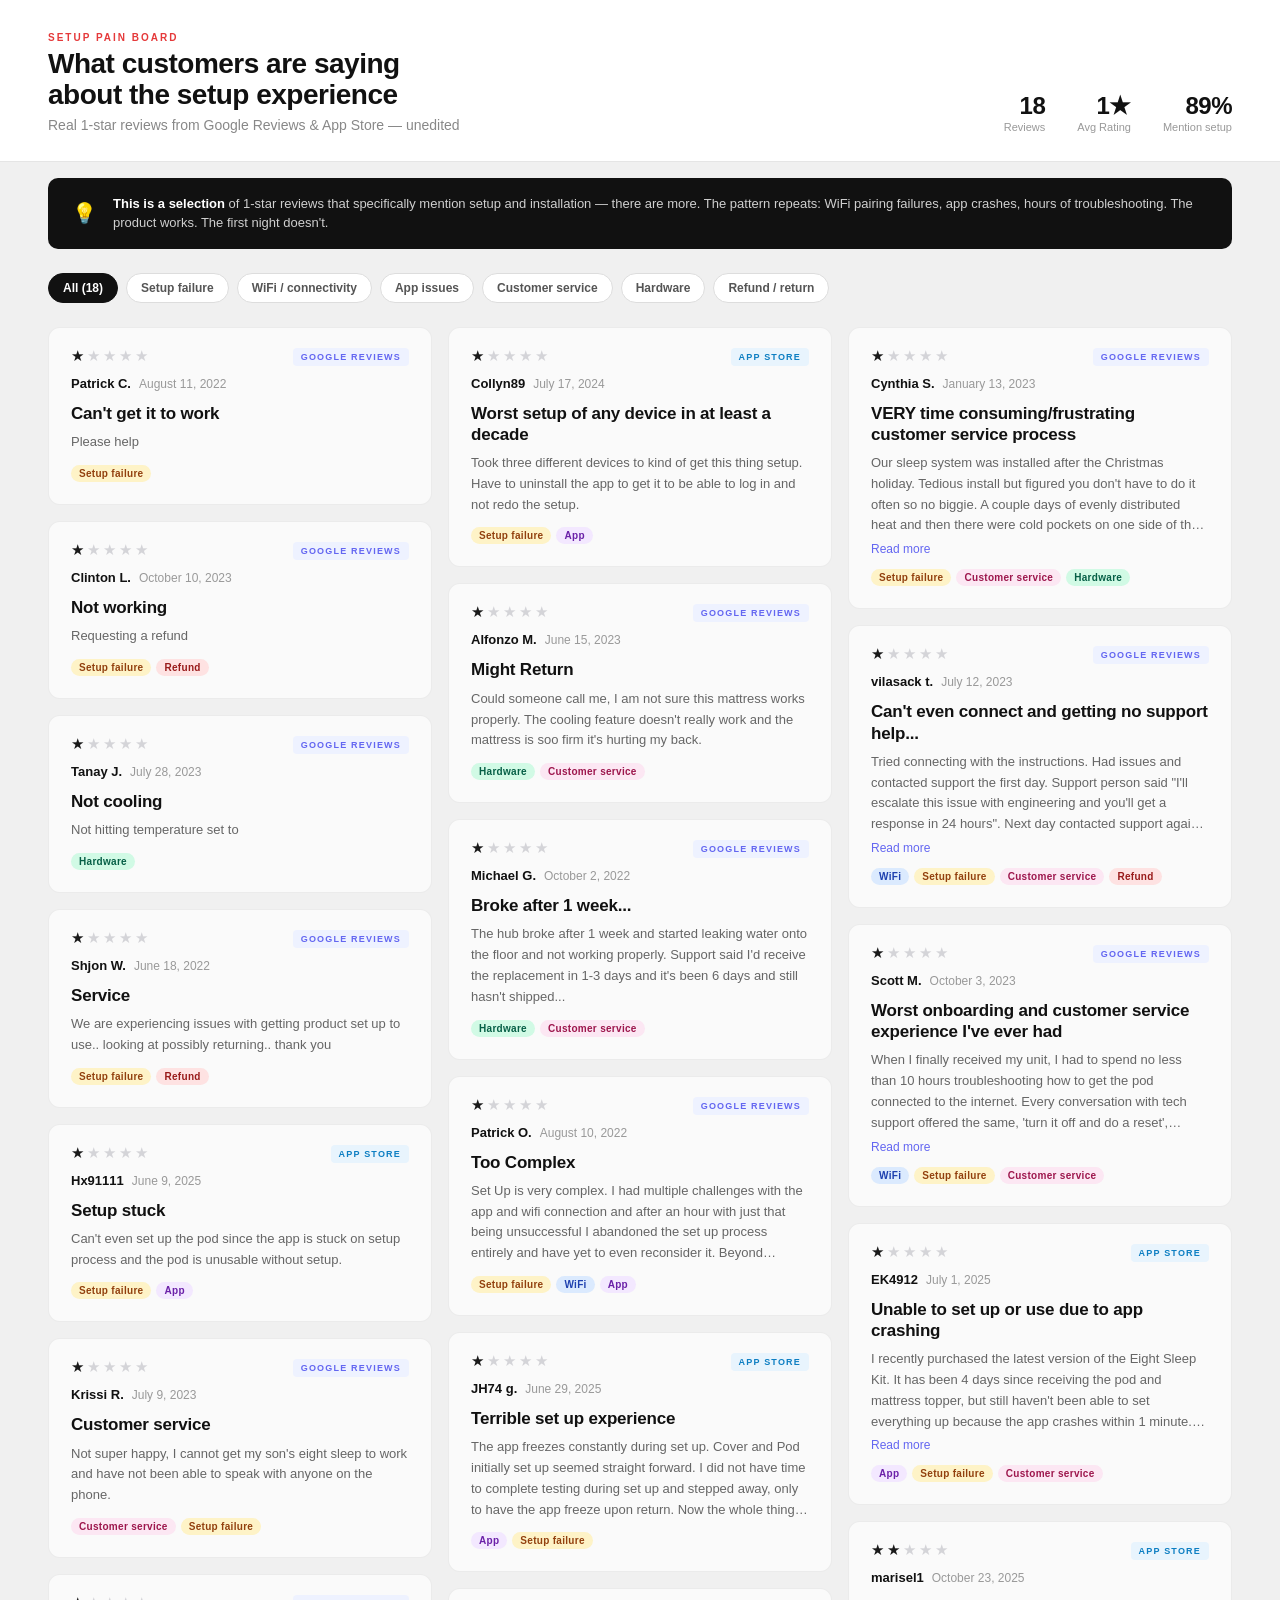
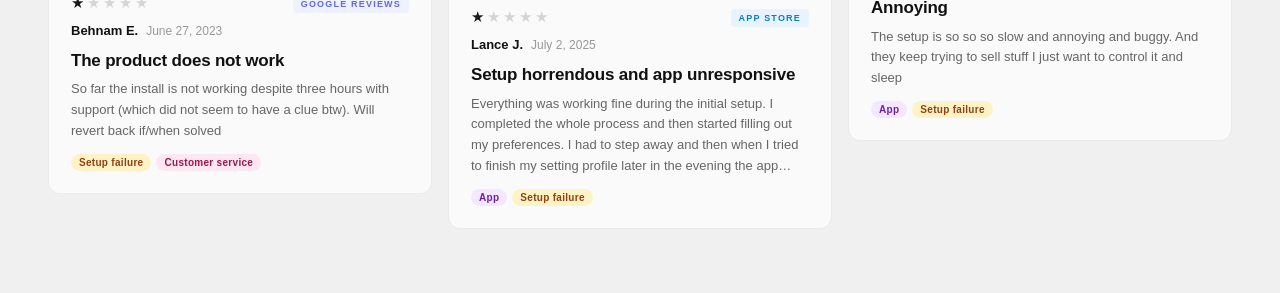
<file: 8sleep/complaints.html>
<!DOCTYPE html>
<html lang="en">
<head>
<meta charset="UTF-8">
<meta name="viewport" content="width=device-width, initial-scale=1.0">
<title>Eight Sleep — Setup Pain Board</title>
<style>
* { box-sizing: border-box; margin: 0; padding: 0; }

body {
  font-family: -apple-system, BlinkMacSystemFont, 'Helvetica Neue', sans-serif;
  background: #f0f0f0;
  color: #111;
  min-height: 100vh;
}

/* ── HEADER ── */
.page-header {
  background: #fff;
  border-bottom: 1px solid #e5e5e5;
  padding: 32px 48px 28px;
  position: sticky;
  top: 0;
  z-index: 10;
}
.header-inner {
  max-width: 1400px;
  margin: 0 auto;
  display: flex;
  align-items: flex-end;
  justify-content: space-between;
  gap: 32px;
}
.header-left {}
.header-eyebrow {
  font-size: 10px;
  font-weight: 700;
  letter-spacing: 2px;
  text-transform: uppercase;
  color: #e5393a;
  margin-bottom: 6px;
}
.header-title {
  font-size: 28px;
  font-weight: 800;
  color: #111;
  letter-spacing: -0.5px;
  line-height: 1.1;
}
.header-subtitle {
  font-size: 14px;
  color: #888;
  margin-top: 6px;
  font-weight: 400;
}
.header-stats {
  display: flex;
  gap: 32px;
  flex-shrink: 0;
}
.stat {
  text-align: right;
}
.stat-number {
  font-size: 24px;
  font-weight: 800;
  color: #111;
  letter-spacing: -0.5px;
  line-height: 1;
}
.stat-label {
  font-size: 11px;
  color: #999;
  margin-top: 3px;
  font-weight: 400;
}

/* ── FILTERS ── */
.filters {
  max-width: 1400px;
  margin: 24px auto 0;
  padding: 0 48px;
  display: flex;
  gap: 8px;
  flex-wrap: wrap;
}
.filter-btn {
  padding: 7px 14px;
  border-radius: 100px;
  font-size: 12px;
  font-weight: 600;
  cursor: pointer;
  border: 1.5px solid #ddd;
  background: #fff;
  color: #555;
  transition: all 0.15s;
  font-family: inherit;
}
.filter-btn:hover { border-color: #999; color: #111; }
.filter-btn.active {
  background: #111;
  border-color: #111;
  color: #fff;
}

/* ── BOARD ── */
.board {
  max-width: 1400px;
  margin: 24px auto 64px;
  padding: 0 48px;
  columns: 3;
  column-gap: 16px;
}

@media (max-width: 1100px) { .board { columns: 2; } }
@media (max-width: 700px)  { .board { columns: 1; } }

/* ── CARD ── */
.review-card {
  background: #fafafa;
  border-radius: 12px;
  padding: 20px 22px 22px;
  margin-bottom: 16px;
  break-inside: avoid;
  page-break-inside: avoid;
  border: 1px solid rgba(0,0,0,0.06);
  transition: transform 0.15s, box-shadow 0.15s;
}
.review-card:hover {
  transform: translateY(-2px);
  box-shadow: 0 8px 24px rgba(0,0,0,0.08);
}

/* card top row */
.card-top {
  display: flex;
  align-items: flex-start;
  justify-content: space-between;
  margin-bottom: 10px;
}
.stars {
  display: flex;
  gap: 3px;
  align-items: center;
}
.star {
  font-size: 15px;
  line-height: 1;
}
.star.filled { color: #1a1a1a; }
.star.empty  { color: #d4d4d8; }

.source-badge {
  font-size: 9px;
  font-weight: 700;
  letter-spacing: 1.2px;
  text-transform: uppercase;
  color: #6366f1;
  background: #eef2ff;
  padding: 4px 8px;
  border-radius: 4px;
  flex-shrink: 0;
  margin-left: 12px;
}
.source-badge.app-store {
  color: #0d7ec2;
  background: #e8f4fd;
}

/* author row */
.card-author {
  margin-bottom: 12px;
  display: flex;
  align-items: baseline;
  gap: 8px;
}
.author-name {
  font-size: 13px;
  font-weight: 700;
  color: #111;
}
.author-date {
  font-size: 12px;
  color: #999;
  font-weight: 400;
}

/* headline */
.card-headline {
  font-size: 17px;
  font-weight: 800;
  color: #111;
  line-height: 1.25;
  margin-bottom: 8px;
  letter-spacing: -0.2px;
}

/* body */
.card-body {
  font-size: 13px;
  color: #666;
  line-height: 1.6;
}
.card-body.truncated {
  display: -webkit-box;
  -webkit-line-clamp: 4;
  -webkit-box-orient: vertical;
  overflow: hidden;
}
.read-more {
  display: inline-block;
  margin-top: 6px;
  font-size: 12px;
  color: #6366f1;
  cursor: pointer;
  font-weight: 500;
  background: none;
  border: none;
  padding: 0;
  font-family: inherit;
}
.read-more:hover { text-decoration: underline; }

/* tag chips */
.card-tags {
  display: flex;
  flex-wrap: wrap;
  gap: 5px;
  margin-top: 12px;
}
.tag {
  font-size: 10px;
  font-weight: 600;
  letter-spacing: 0.3px;
  padding: 3px 8px;
  border-radius: 100px;
  background: rgba(0,0,0,0.05);
  color: #555;
}
.tag.setup { background: #fef3c7; color: #92400e; }
.tag.wifi  { background: #dbeafe; color: #1e40af; }
.tag.app   { background: #f3e8ff; color: #6b21a8; }
.tag.support { background: #fce7f3; color: #9d174d; }
.tag.hardware { background: #d1fae5; color: #065f46; }
.tag.refund { background: #fee2e2; color: #991b1b; }

/* ── DISMISSED STATE ── */
.review-card.hidden {
  display: none;
}

/* ── INSIGHT BANNER ── */
.insight-bar {
  max-width: 1400px;
  margin: 0 auto 0;
  padding: 16px 48px 0;
}
.insight {
  background: #111;
  border-radius: 10px;
  padding: 16px 24px;
  display: flex;
  align-items: center;
  gap: 16px;
}
.insight-icon { font-size: 20px; flex-shrink: 0; }
.insight-text { font-size: 13px; color: rgba(255,255,255,0.8); line-height: 1.5; }
.insight-text strong { color: #fff; }
</style>
</head>
<body>

<!-- HEADER -->
<div class="page-header">
  <div class="header-inner">
    <div class="header-left">
      <div class="header-eyebrow">Setup Pain Board</div>
      <div class="header-title">What customers are saying<br>about the setup experience</div>
      <div class="header-subtitle">Real 1-star reviews from Google Reviews &amp; App Store — unedited</div>
    </div>
    <div class="header-stats">
      <div class="stat">
        <div class="stat-number">18</div>
        <div class="stat-label">Reviews</div>
      </div>
      <div class="stat">
        <div class="stat-number">1★</div>
        <div class="stat-label">Avg Rating</div>
      </div>
      <div class="stat">
        <div class="stat-number">89%</div>
        <div class="stat-label">Mention setup</div>
      </div>
    </div>
  </div>
</div>

<!-- INSIGHT BAR -->
<div class="insight-bar">
  <div class="insight">
    <div class="insight-icon">💡</div>
    <div class="insight-text"><strong>This is a selection</strong> of 1-star reviews that specifically mention setup and installation — there are more. The pattern repeats: WiFi pairing failures, app crashes, hours of troubleshooting. The product works. The first night doesn't.</div>
  </div>
</div>

<!-- FILTERS -->
<div class="filters">
  <button class="filter-btn active" onclick="filterCards('all', this)">All (18)</button>
  <button class="filter-btn" onclick="filterCards('setup', this)">Setup failure</button>
  <button class="filter-btn" onclick="filterCards('wifi', this)">WiFi / connectivity</button>
  <button class="filter-btn" onclick="filterCards('app', this)">App issues</button>
  <button class="filter-btn" onclick="filterCards('support', this)">Customer service</button>
  <button class="filter-btn" onclick="filterCards('hardware', this)">Hardware</button>
  <button class="filter-btn" onclick="filterCards('refund', this)">Refund / return</button>
</div>

<!-- BOARD -->
<div class="board" id="board">

  <!-- 1 -->
  <div class="review-card" data-tags="setup">
    <div class="card-top">
      <div class="stars">
        <span class="star filled">★</span>
        <span class="star empty">★</span>
        <span class="star empty">★</span>
        <span class="star empty">★</span>
        <span class="star empty">★</span>
      </div>
      <span class="source-badge">Google Reviews</span>
    </div>
    <div class="card-author">
      <span class="author-name">Patrick C.</span>
      <span class="author-date">August 11, 2022</span>
    </div>
    <div class="card-headline">Can't get it to work</div>
    <div class="card-body">Please help</div>
    <div class="card-tags">
      <span class="tag setup">Setup failure</span>
    </div>
  </div>

  <!-- 2 -->
  <div class="review-card" data-tags="setup refund">
    <div class="card-top">
      <div class="stars">
        <span class="star filled">★</span>
        <span class="star empty">★</span>
        <span class="star empty">★</span>
        <span class="star empty">★</span>
        <span class="star empty">★</span>
      </div>
      <span class="source-badge">Google Reviews</span>
    </div>
    <div class="card-author">
      <span class="author-name">Clinton L.</span>
      <span class="author-date">October 10, 2023</span>
    </div>
    <div class="card-headline">Not working</div>
    <div class="card-body">Requesting a refund</div>
    <div class="card-tags">
      <span class="tag setup">Setup failure</span>
      <span class="tag refund">Refund</span>
    </div>
  </div>

  <!-- 3 -->
  <div class="review-card" data-tags="hardware">
    <div class="card-top">
      <div class="stars">
        <span class="star filled">★</span>
        <span class="star empty">★</span>
        <span class="star empty">★</span>
        <span class="star empty">★</span>
        <span class="star empty">★</span>
      </div>
      <span class="source-badge">Google Reviews</span>
    </div>
    <div class="card-author">
      <span class="author-name">Tanay J.</span>
      <span class="author-date">July 28, 2023</span>
    </div>
    <div class="card-headline">Not cooling</div>
    <div class="card-body">Not hitting temperature set to</div>
    <div class="card-tags">
      <span class="tag hardware">Hardware</span>
    </div>
  </div>

  <!-- 4 -->
  <div class="review-card" data-tags="setup support refund">
    <div class="card-top">
      <div class="stars">
        <span class="star filled">★</span>
        <span class="star empty">★</span>
        <span class="star empty">★</span>
        <span class="star empty">★</span>
        <span class="star empty">★</span>
      </div>
      <span class="source-badge">Google Reviews</span>
    </div>
    <div class="card-author">
      <span class="author-name">Shjon W.</span>
      <span class="author-date">June 18, 2022</span>
    </div>
    <div class="card-headline">Service</div>
    <div class="card-body">We are experiencing issues with getting product set up to use.. looking at possibly returning.. thank you</div>
    <div class="card-tags">
      <span class="tag setup">Setup failure</span>
      <span class="tag refund">Refund</span>
    </div>
  </div>

  <!-- 5 -->
  <div class="review-card" data-tags="setup app">
    <div class="card-top">
      <div class="stars">
        <span class="star filled">★</span>
        <span class="star empty">★</span>
        <span class="star empty">★</span>
        <span class="star empty">★</span>
        <span class="star empty">★</span>
      </div>
      <span class="source-badge app-store">App Store</span>
    </div>
    <div class="card-author">
      <span class="author-name">Hx91111</span>
      <span class="author-date">June 9, 2025</span>
    </div>
    <div class="card-headline">Setup stuck</div>
    <div class="card-body">Can't even set up the pod since the app is stuck on setup process and the pod is unusable without setup.</div>
    <div class="card-tags">
      <span class="tag setup">Setup failure</span>
      <span class="tag app">App</span>
    </div>
  </div>

  <!-- 6 -->
  <div class="review-card" data-tags="support setup">
    <div class="card-top">
      <div class="stars">
        <span class="star filled">★</span>
        <span class="star empty">★</span>
        <span class="star empty">★</span>
        <span class="star empty">★</span>
        <span class="star empty">★</span>
      </div>
      <span class="source-badge">Google Reviews</span>
    </div>
    <div class="card-author">
      <span class="author-name">Krissi R.</span>
      <span class="author-date">July 9, 2023</span>
    </div>
    <div class="card-headline">Customer service</div>
    <div class="card-body">Not super happy, I cannot get my son's eight sleep to work and have not been able to speak with anyone on the phone.</div>
    <div class="card-tags">
      <span class="tag support">Customer service</span>
      <span class="tag setup">Setup failure</span>
    </div>
  </div>

  <!-- 7 -->
  <div class="review-card" data-tags="setup support">
    <div class="card-top">
      <div class="stars">
        <span class="star filled">★</span>
        <span class="star empty">★</span>
        <span class="star empty">★</span>
        <span class="star empty">★</span>
        <span class="star empty">★</span>
      </div>
      <span class="source-badge">Google Reviews</span>
    </div>
    <div class="card-author">
      <span class="author-name">Behnam E.</span>
      <span class="author-date">June 27, 2023</span>
    </div>
    <div class="card-headline">The product does not work</div>
    <div class="card-body">So far the install is not working despite three hours with support (which did not seem to have a clue btw). Will revert back if/when solved</div>
    <div class="card-tags">
      <span class="tag setup">Setup failure</span>
      <span class="tag support">Customer service</span>
    </div>
  </div>

  <!-- 8 -->
  <div class="review-card" data-tags="setup app">
    <div class="card-top">
      <div class="stars">
        <span class="star filled">★</span>
        <span class="star empty">★</span>
        <span class="star empty">★</span>
        <span class="star empty">★</span>
        <span class="star empty">★</span>
      </div>
      <span class="source-badge app-store">App Store</span>
    </div>
    <div class="card-author">
      <span class="author-name">Collyn89</span>
      <span class="author-date">July 17, 2024</span>
    </div>
    <div class="card-headline">Worst setup of any device in at least a decade</div>
    <div class="card-body">Took three different devices to kind of get this thing setup. Have to uninstall the app to get it to be able to log in and not redo the setup.</div>
    <div class="card-tags">
      <span class="tag setup">Setup failure</span>
      <span class="tag app">App</span>
    </div>
  </div>

  <!-- 9 -->
  <div class="review-card" data-tags="hardware support">
    <div class="card-top">
      <div class="stars">
        <span class="star filled">★</span>
        <span class="star empty">★</span>
        <span class="star empty">★</span>
        <span class="star empty">★</span>
        <span class="star empty">★</span>
      </div>
      <span class="source-badge">Google Reviews</span>
    </div>
    <div class="card-author">
      <span class="author-name">Alfonzo M.</span>
      <span class="author-date">June 15, 2023</span>
    </div>
    <div class="card-headline">Might Return</div>
    <div class="card-body">Could someone call me, I am not sure this mattress works properly. The cooling feature doesn't really work and the mattress is soo firm it's hurting my back.</div>
    <div class="card-tags">
      <span class="tag hardware">Hardware</span>
      <span class="tag support">Customer service</span>
    </div>
  </div>

  <!-- 10 -->
  <div class="review-card" data-tags="hardware support">
    <div class="card-top">
      <div class="stars">
        <span class="star filled">★</span>
        <span class="star empty">★</span>
        <span class="star empty">★</span>
        <span class="star empty">★</span>
        <span class="star empty">★</span>
      </div>
      <span class="source-badge">Google Reviews</span>
    </div>
    <div class="card-author">
      <span class="author-name">Michael G.</span>
      <span class="author-date">October 2, 2022</span>
    </div>
    <div class="card-headline">Broke after 1 week...</div>
    <div class="card-body">The hub broke after 1 week and started leaking water onto the floor and not working properly. Support said I'd receive the replacement in 1-3 days and it's been 6 days and still hasn't shipped...</div>
    <div class="card-tags">
      <span class="tag hardware">Hardware</span>
      <span class="tag support">Customer service</span>
    </div>
  </div>

  <!-- 11 -->
  <div class="review-card" data-tags="setup wifi app">
    <div class="card-top">
      <div class="stars">
        <span class="star filled">★</span>
        <span class="star empty">★</span>
        <span class="star empty">★</span>
        <span class="star empty">★</span>
        <span class="star empty">★</span>
      </div>
      <span class="source-badge">Google Reviews</span>
    </div>
    <div class="card-author">
      <span class="author-name">Patrick O.</span>
      <span class="author-date">August 10, 2022</span>
    </div>
    <div class="card-headline">Too Complex</div>
    <div class="card-body truncated" id="body-11">Set Up is very complex. I had multiple challenges with the app and wifi connection and after an hour with just that being unsuccessful I abandoned the set up process entirely and have yet to even reconsider it. Beyond frustrated.</div>
    <div class="card-tags">
      <span class="tag setup">Setup failure</span>
      <span class="tag wifi">WiFi</span>
      <span class="tag app">App</span>
    </div>
  </div>

  <!-- 12 -->
  <div class="review-card" data-tags="app setup">
    <div class="card-top">
      <div class="stars">
        <span class="star filled">★</span>
        <span class="star empty">★</span>
        <span class="star empty">★</span>
        <span class="star empty">★</span>
        <span class="star empty">★</span>
      </div>
      <span class="source-badge app-store">App Store</span>
    </div>
    <div class="card-author">
      <span class="author-name">JH74 g.</span>
      <span class="author-date">June 29, 2025</span>
    </div>
    <div class="card-headline">Terrible set up experience</div>
    <div class="card-body truncated" id="body-12">The app freezes constantly during set up. Cover and Pod initially set up seemed straight forward. I did not have time to complete testing during set up and stepped away, only to have the app freeze upon return. Now the whole thing is unresponsive.</div>
    <div class="card-tags">
      <span class="tag app">App</span>
      <span class="tag setup">Setup failure</span>
    </div>
  </div>

  <!-- 13 -->
  <div class="review-card" data-tags="app setup">
    <div class="card-top">
      <div class="stars">
        <span class="star filled">★</span>
        <span class="star empty">★</span>
        <span class="star empty">★</span>
        <span class="star empty">★</span>
        <span class="star empty">★</span>
      </div>
      <span class="source-badge app-store">App Store</span>
    </div>
    <div class="card-author">
      <span class="author-name">Lance J.</span>
      <span class="author-date">July 2, 2025</span>
    </div>
    <div class="card-headline">Setup horrendous and app unresponsive</div>
    <div class="card-body truncated" id="body-13">Everything was working fine during the initial setup. I completed the whole process and then started filling out my preferences. I had to step away and then when I tried to finish my setting profile later in the evening the app repeatedly froze and kept asking me to start the setup all over again. I am now in this doom loop that is never ending. It appears this new app update is universally hated.</div>
    <div class="card-tags">
      <span class="tag app">App</span>
      <span class="tag setup">Setup failure</span>
    </div>
  </div>

  <!-- 14 -->
  <div class="review-card" data-tags="setup support hardware refund">
    <div class="card-top">
      <div class="stars">
        <span class="star filled">★</span>
        <span class="star empty">★</span>
        <span class="star empty">★</span>
        <span class="star empty">★</span>
        <span class="star empty">★</span>
      </div>
      <span class="source-badge">Google Reviews</span>
    </div>
    <div class="card-author">
      <span class="author-name">Cynthia S.</span>
      <span class="author-date">January 13, 2023</span>
    </div>
    <div class="card-headline">VERY time consuming/frustrating customer service process</div>
    <div class="card-body truncated" id="body-14">Our sleep system was installed after the Christmas holiday. Tedious install but figured you don't have to do it often so no biggie. A couple days of evenly distributed heat and then there were cold pockets on one side of the bed. Since that first realization that there was a problem with the bed I have spent hours on the process of dealing with it. Multiple 20+ minute hold times only to then have a message come on that no one is available to take the call. I just finished working on my taxes and it took less time than my sleep system. If I could do this over I would not order the system.</div>
    <button class="read-more" onclick="toggleBody('body-14', this)">Read more</button>
    <div class="card-tags">
      <span class="tag setup">Setup failure</span>
      <span class="tag support">Customer service</span>
      <span class="tag hardware">Hardware</span>
    </div>
  </div>

  <!-- 15 -->
  <div class="review-card" data-tags="wifi setup support">
    <div class="card-top">
      <div class="stars">
        <span class="star filled">★</span>
        <span class="star empty">★</span>
        <span class="star empty">★</span>
        <span class="star empty">★</span>
        <span class="star empty">★</span>
      </div>
      <span class="source-badge">Google Reviews</span>
    </div>
    <div class="card-author">
      <span class="author-name">vilasack t.</span>
      <span class="author-date">July 12, 2023</span>
    </div>
    <div class="card-headline">Can't even connect and getting no support help...</div>
    <div class="card-body truncated" id="body-15">Tried connecting with the instructions. Had issues and contacted support the first day. Support person said "I'll escalate this issue with engineering and you'll get a response in 24 hours". Next day contacted support again and after trying a few things "We'll escalate this issue to development team". Supposedly you need another phone to hook up to this pod, one to actually use as a hotspot to be able to connect. I don't have another phone. Still waiting few days later. Way too frustrating. Requesting my return packaging to send this back.</div>
    <button class="read-more" onclick="toggleBody('body-15', this)">Read more</button>
    <div class="card-tags">
      <span class="tag wifi">WiFi</span>
      <span class="tag setup">Setup failure</span>
      <span class="tag support">Customer service</span>
      <span class="tag refund">Refund</span>
    </div>
  </div>

  <!-- 16 -->
  <div class="review-card" data-tags="wifi setup support">
    <div class="card-top">
      <div class="stars">
        <span class="star filled">★</span>
        <span class="star empty">★</span>
        <span class="star empty">★</span>
        <span class="star empty">★</span>
        <span class="star empty">★</span>
      </div>
      <span class="source-badge">Google Reviews</span>
    </div>
    <div class="card-author">
      <span class="author-name">Scott M.</span>
      <span class="author-date">October 3, 2023</span>
    </div>
    <div class="card-headline">Worst onboarding and customer service experience I've ever had</div>
    <div class="card-body truncated" id="body-16">When I finally received my unit, I had to spend no less than 10 hours troubleshooting how to get the pod connected to the internet. Every conversation with tech support offered the same, 'turn it off and do a reset', 'delete and redownload the app', etc. The most frustrating part of all is that I ultimately found the issue on my own after countless conversations with support. The pod only works on a 5GHz WiFi signal. My router supports a dual-band connection, and for whatever reason, this was blocking the pod. Why not make this abundantly clear? It could have saved me hours of agony. All this, and no offer to extend my trial period or compensate me in any way.</div>
    <button class="read-more" onclick="toggleBody('body-16', this)">Read more</button>
    <div class="card-tags">
      <span class="tag wifi">WiFi</span>
      <span class="tag setup">Setup failure</span>
      <span class="tag support">Customer service</span>
    </div>
  </div>

  <!-- 17 -->
  <div class="review-card" data-tags="app setup support">
    <div class="card-top">
      <div class="stars">
        <span class="star filled">★</span>
        <span class="star empty">★</span>
        <span class="star empty">★</span>
        <span class="star empty">★</span>
        <span class="star empty">★</span>
      </div>
      <span class="source-badge app-store">App Store</span>
    </div>
    <div class="card-author">
      <span class="author-name">EK4912</span>
      <span class="author-date">July 1, 2025</span>
    </div>
    <div class="card-headline">Unable to set up or use due to app crashing</div>
    <div class="card-body truncated" id="body-17">I recently purchased the latest version of the Eight Sleep Kit. It has been 4 days since receiving the pod and mattress topper, but still haven't been able to set everything up because the app crashes within 1 minute. Have tried reinstalling the app and restarting my phone several times with no success. Also, purchased the blanket with the bundle and was only notified the delivery would be delayed for 3 to 4 weeks due to it being out of stock after receiving the rest of the items. Have not been able to try anything out and already extremely disappointed with customer service and support.</div>
    <button class="read-more" onclick="toggleBody('body-17', this)">Read more</button>
    <div class="card-tags">
      <span class="tag app">App</span>
      <span class="tag setup">Setup failure</span>
      <span class="tag support">Customer service</span>
    </div>
  </div>

  <!-- 18 -->
  <div class="review-card" data-tags="app setup">
    <div class="card-top">
      <div class="stars">
        <span class="star filled">★</span>
        <span class="star filled">★</span>
        <span class="star empty">★</span>
        <span class="star empty">★</span>
        <span class="star empty">★</span>
      </div>
      <span class="source-badge app-store">App Store</span>
    </div>
    <div class="card-author">
      <span class="author-name">marisel1</span>
      <span class="author-date">October 23, 2025</span>
    </div>
    <div class="card-headline">Annoying</div>
    <div class="card-body">The setup is so so so slow and annoying and buggy. And they keep trying to sell stuff I just want to control it and sleep</div>
    <div class="card-tags">
      <span class="tag app">App</span>
      <span class="tag setup">Setup failure</span>
    </div>
  </div>

</div><!-- /board -->

<script>
  function filterCards(tag, btn) {
    // Update active button
    document.querySelectorAll('.filter-btn').forEach(b => b.classList.remove('active'));
    btn.classList.add('active');

    const cards = document.querySelectorAll('.review-card');
    cards.forEach(card => {
      if (tag === 'all') {
        card.classList.remove('hidden');
      } else {
        const tags = card.getAttribute('data-tags') || '';
        card.classList.toggle('hidden', !tags.includes(tag));
      }
    });
  }

  function toggleBody(id, btn) {
    const el = document.getElementById(id);
    const isTruncated = el.classList.contains('truncated');
    el.classList.toggle('truncated', !isTruncated);
    btn.textContent = isTruncated ? 'Show less' : 'Read more';
  }
</script>
</body>
</html>
</file>
<file: scorecard/assets/index-BOthot1B.css>
/*! tailwindcss v4.2.2 | MIT License | https://tailwindcss.com */
@layer properties{@supports (((-webkit-hyphens:none)) and (not (margin-trim:inline))) or ((-moz-orient:inline) and (not (color:rgb(from red r g b)))){*,:before,:after,::backdrop{--tw-rotate-x:initial;--tw-rotate-y:initial;--tw-rotate-z:initial;--tw-skew-x:initial;--tw-skew-y:initial;--tw-border-style:solid;--tw-outline-style:solid;--tw-blur:initial;--tw-brightness:initial;--tw-contrast:initial;--tw-grayscale:initial;--tw-hue-rotate:initial;--tw-invert:initial;--tw-opacity:initial;--tw-saturate:initial;--tw-sepia:initial;--tw-drop-shadow:initial;--tw-drop-shadow-color:initial;--tw-drop-shadow-alpha:100%;--tw-drop-shadow-size:initial}}}@layer theme{:root,:host{--font-sans:ui-sans-serif, system-ui, sans-serif, "Apple Color Emoji", "Segoe UI Emoji", "Segoe UI Symbol", "Noto Color Emoji";--font-mono:ui-monospace, SFMono-Regular, Menlo, Monaco, Consolas, "Liberation Mono", "Courier New", monospace;--spacing:.25rem;--radius-sm:.25rem;--radius-md:.375rem;--radius-lg:.5rem;--radius-xl:.75rem;--shadow-md:0 4px 6px -1px #0000001a, 0 2px 4px -2px #0000001a;--shadow-xl:0 20px 25px -5px #0000001a, 0 8px 10px -6px #0000001a;--default-transition-duration:.15s;--default-transition-timing-function:cubic-bezier(.4, 0, .2, 1);--default-font-family:var(--font-sans);--default-mono-font-family:var(--font-mono)}}@layer base{*,:after,:before,::backdrop{box-sizing:border-box;border:0 solid;margin:0;padding:0}::file-selector-button{box-sizing:border-box;border:0 solid;margin:0;padding:0}html,:host{-webkit-text-size-adjust:100%;tab-size:4;line-height:1.5;font-family:var(--default-font-family,ui-sans-serif, system-ui, sans-serif, "Apple Color Emoji", "Segoe UI Emoji", "Segoe UI Symbol", "Noto Color Emoji");font-feature-settings:var(--default-font-feature-settings,normal);font-variation-settings:var(--default-font-variation-settings,normal);-webkit-tap-highlight-color:transparent}hr{height:0;color:inherit;border-top-width:1px}abbr:where([title]){-webkit-text-decoration:underline dotted;text-decoration:underline dotted}h1,h2,h3,h4,h5,h6{font-size:inherit;font-weight:inherit}a{color:inherit;-webkit-text-decoration:inherit;-webkit-text-decoration:inherit;-webkit-text-decoration:inherit;-webkit-text-decoration:inherit;text-decoration:inherit}b,strong{font-weight:bolder}code,kbd,samp,pre{font-family:var(--default-mono-font-family,ui-monospace, SFMono-Regular, Menlo, Monaco, Consolas, "Liberation Mono", "Courier New", monospace);font-feature-settings:var(--default-mono-font-feature-settings,normal);font-variation-settings:var(--default-mono-font-variation-settings,normal);font-size:1em}small{font-size:80%}sub,sup{vertical-align:baseline;font-size:75%;line-height:0;position:relative}sub{bottom:-.25em}sup{top:-.5em}table{text-indent:0;border-color:inherit;border-collapse:collapse}:-moz-focusring{outline:auto}progress{vertical-align:baseline}summary{display:list-item}ol,ul,menu{list-style:none}img,svg,video,canvas,audio,iframe,embed,object{vertical-align:middle;display:block}img,video{max-width:100%;height:auto}button,input,select,optgroup,textarea{font:inherit;font-feature-settings:inherit;font-variation-settings:inherit;letter-spacing:inherit;color:inherit;opacity:1;background-color:#0000;border-radius:0}::file-selector-button{font:inherit;font-feature-settings:inherit;font-variation-settings:inherit;letter-spacing:inherit;color:inherit;opacity:1;background-color:#0000;border-radius:0}:where(select:is([multiple],[size])) optgroup{font-weight:bolder}:where(select:is([multiple],[size])) optgroup option{padding-inline-start:20px}::file-selector-button{margin-inline-end:4px}::placeholder{opacity:1}@supports (not ((-webkit-appearance:-apple-pay-button))) or (contain-intrinsic-size:1px){::placeholder{color:currentColor}@supports (color:color-mix(in lab, red, red)){::placeholder{color:color-mix(in oklab, currentcolor 50%, transparent)}}}textarea{resize:vertical}::-webkit-search-decoration{-webkit-appearance:none}::-webkit-date-and-time-value{min-height:1lh;text-align:inherit}::-webkit-datetime-edit{display:inline-flex}::-webkit-datetime-edit-fields-wrapper{padding:0}::-webkit-datetime-edit{padding-block:0}::-webkit-datetime-edit-year-field{padding-block:0}::-webkit-datetime-edit-month-field{padding-block:0}::-webkit-datetime-edit-day-field{padding-block:0}::-webkit-datetime-edit-hour-field{padding-block:0}::-webkit-datetime-edit-minute-field{padding-block:0}::-webkit-datetime-edit-second-field{padding-block:0}::-webkit-datetime-edit-millisecond-field{padding-block:0}::-webkit-datetime-edit-meridiem-field{padding-block:0}::-webkit-calendar-picker-indicator{line-height:1}:-moz-ui-invalid{box-shadow:none}button,input:where([type=button],[type=reset],[type=submit]){appearance:button}::file-selector-button{appearance:button}::-webkit-inner-spin-button{height:auto}::-webkit-outer-spin-button{height:auto}[hidden]:where(:not([hidden=until-found])){display:none!important}}@layer components;@layer utilities{.absolute{position:absolute}.relative{position:relative}.sticky{position:sticky}.start{inset-inline-start:var(--spacing)}.container{width:100%}@media (width>=40rem){.container{max-width:40rem}}@media (width>=48rem){.container{max-width:48rem}}@media (width>=64rem){.container{max-width:64rem}}@media (width>=80rem){.container{max-width:80rem}}@media (width>=96rem){.container{max-width:96rem}}.block{display:block}.flex{display:flex}.grid{display:grid}.hidden{display:none}.inline-block{display:inline-block}.inline-flex{display:inline-flex}.flex-shrink{flex-shrink:1}.grow{flex-grow:1}.border-collapse{border-collapse:collapse}.transform{transform:var(--tw-rotate-x,) var(--tw-rotate-y,) var(--tw-rotate-z,) var(--tw-skew-x,) var(--tw-skew-y,)}.resize{resize:both}.flex-wrap{flex-wrap:wrap}.border{border-style:var(--tw-border-style);border-width:1px}.uppercase{text-transform:uppercase}.italic{font-style:italic}.line-through{text-decoration-line:line-through}.outline{outline-style:var(--tw-outline-style);outline-width:1px}.filter{filter:var(--tw-blur,) var(--tw-brightness,) var(--tw-contrast,) var(--tw-grayscale,) var(--tw-hue-rotate,) var(--tw-invert,) var(--tw-saturate,) var(--tw-sepia,) var(--tw-drop-shadow,)}.transition{transition-property:color,background-color,border-color,outline-color,text-decoration-color,fill,stroke,--tw-gradient-from,--tw-gradient-via,--tw-gradient-to,opacity,box-shadow,transform,translate,scale,rotate,filter,-webkit-backdrop-filter,backdrop-filter,display,content-visibility,overlay,pointer-events;transition-timing-function:var(--tw-ease,var(--default-transition-timing-function));transition-duration:var(--tw-duration,var(--default-transition-duration))}}*,:before,:after{box-sizing:border-box}:root{--white:#fff;--black:#000;--gray-50:#fafafa;--gray-100:#f5f5f5;--gray-200:#e8e8e8;--gray-300:#d4d4d4;--gray-500:#737373;--gray-700:#404040;--gray-900:#171717;--green:#16a34a;--amber:#d97706;--red:#dc2626;--blue:#1d4ed8;--purple:#7c3aed;--font:-apple-system, BlinkMacSystemFont, "Inter", "Segoe UI", system-ui, sans-serif;--radius-sm:6px;--radius-md:10px;--radius-lg:14px;--radius-xl:20px;--radius-full:9999px;--shadow-sm:0 1px 3px #0000000f, 0 1px 2px #0000000a;--shadow-md:0 4px 16px #00000014;--shadow-lg:0 16px 48px #0000001f;--shadow-xl:0 24px 80px #00000029}html{scroll-behavior:smooth}body{font-family:var(--font);background:var(--white);color:var(--gray-900);-webkit-font-smoothing:antialiased;-moz-osx-font-smoothing:grayscale;margin:0;line-height:1.5}:focus-visible{outline:2px solid var(--black);outline-offset:2px;border-radius:var(--radius-sm)}::-webkit-scrollbar{width:4px;height:4px}::-webkit-scrollbar-track{background:0 0}::-webkit-scrollbar-thumb{background:var(--gray-200);border-radius:2px}::-webkit-scrollbar-thumb:hover{background:var(--gray-300)}input,select,textarea,button{font-family:var(--font)}input[type=range]{cursor:pointer;height:4px}button{transition:background .12s,color .12s,border-color .12s,box-shadow .12s}.container{max-width:1160px;margin:0 auto;padding:0 24px}@media (width>=768px){.container{padding:0 40px}}.page{padding:36px 24px 80px}@media (width>=768px){.page{padding:52px 40px 80px}}.stats-grid{grid-template-columns:repeat(2,1fr);gap:12px;margin-bottom:32px;display:grid}@media (width>=640px){.stats-grid{grid-template-columns:repeat(4,1fr);gap:16px}}.two-col{grid-template-columns:1fr;gap:16px;display:grid}@media (width>=768px){.two-col{grid-template-columns:260px 1fr}}.three-col{grid-template-columns:repeat(2,1fr);gap:12px;display:grid}@media (width>=640px){.three-col{grid-template-columns:repeat(3,1fr);gap:16px}}.h1{letter-spacing:-.04em;color:var(--black);margin:0;font-size:clamp(24px,5vw,36px);font-weight:800;line-height:1.05}.h2{letter-spacing:-.02em;color:var(--black);margin:0;font-size:clamp(16px,3vw,20px);font-weight:700}.label{letter-spacing:.08em;text-transform:uppercase;color:var(--gray-500);font-size:11px;font-weight:700}.caption{color:var(--gray-500);font-size:13px}.card{background:var(--white);border:1px solid var(--gray-200);border-radius:var(--radius-lg);transition:box-shadow .15s}.card:hover{box-shadow:var(--shadow-md)}.card--flat{background:var(--gray-50);border-color:#0000}.stat-card{background:var(--white);border:1px solid var(--gray-200);border-radius:var(--radius-lg);padding:20px 22px}.btn-primary{background:var(--black);color:var(--white);border-radius:var(--radius-md);letter-spacing:.01em;cursor:pointer;white-space:nowrap;border:none;align-items:center;gap:6px;min-height:44px;padding:11px 22px;font-size:13px;font-weight:700;display:inline-flex}.btn-primary:hover{background:#222}.btn-secondary{background:var(--white);color:var(--gray-700);border:1px solid var(--gray-200);border-radius:var(--radius-md);cursor:pointer;white-space:nowrap;align-items:center;min-height:44px;padding:10px 18px;font-size:13px;font-weight:600;display:inline-flex}.btn-secondary:hover{border-color:var(--gray-500);color:var(--black)}.pill{border-radius:var(--radius-full);cursor:pointer;border:1px solid var(--gray-200);background:var(--white);color:var(--gray-500);align-items:center;min-height:32px;padding:6px 14px;font-size:12px;font-weight:600;transition:all .12s;display:inline-flex}.pill:hover{border-color:var(--gray-500);color:var(--black)}.pill--active{background:var(--black);color:var(--white);border-color:var(--black)}.input{border:1px solid var(--gray-200);border-radius:var(--radius-md);width:100%;font-size:14px;font-family:var(--font);color:var(--black);background:var(--white);outline:none;min-height:44px;padding:10px 14px;transition:border-color .12s}.input:focus{border-color:var(--black)}.input::placeholder{color:var(--gray-300)}.drawer-overlay{-webkit-backdrop-filter:blur(4px);z-index:40;background:#00000040;justify-content:flex-end;display:flex;position:fixed;inset:0}.drawer{background:var(--white);width:100%;max-width:420px;box-shadow:var(--shadow-xl);flex-direction:column;display:flex;overflow-y:auto}.modal-overlay{-webkit-backdrop-filter:blur(6px);z-index:50;background:#00000059;justify-content:center;align-items:center;padding:16px;display:flex;position:fixed;inset:0}.modal{background:var(--white);border-radius:var(--radius-xl);width:100%;max-width:580px;max-height:92vh;box-shadow:var(--shadow-xl);flex-direction:column;display:flex;overflow:hidden}.divider{background:var(--gray-100);border:none;height:1px;margin:0}.tag{border-radius:var(--radius-full);letter-spacing:.02em;align-items:center;padding:2px 9px;font-size:11px;font-weight:700;display:inline-flex}@keyframes fadeIn{0%{opacity:0;transform:translateY(6px)}to{opacity:1;transform:translateY(0)}}@keyframes slideIn{0%{opacity:0;transform:translate(20px)}to{opacity:1;transform:translate(0)}}@keyframes spin{to{transform:rotate(360deg)}}.fade-in{animation:.2s ease-out fadeIn}.slide-in{animation:.2s ease-out slideIn}@property --tw-rotate-x{syntax:"*";inherits:false}@property --tw-rotate-y{syntax:"*";inherits:false}@property --tw-rotate-z{syntax:"*";inherits:false}@property --tw-skew-x{syntax:"*";inherits:false}@property --tw-skew-y{syntax:"*";inherits:false}@property --tw-border-style{syntax:"*";inherits:false;initial-value:solid}@property --tw-outline-style{syntax:"*";inherits:false;initial-value:solid}@property --tw-blur{syntax:"*";inherits:false}@property --tw-brightness{syntax:"*";inherits:false}@property --tw-contrast{syntax:"*";inherits:false}@property --tw-grayscale{syntax:"*";inherits:false}@property --tw-hue-rotate{syntax:"*";inherits:false}@property --tw-invert{syntax:"*";inherits:false}@property --tw-opacity{syntax:"*";inherits:false}@property --tw-saturate{syntax:"*";inherits:false}@property --tw-sepia{syntax:"*";inherits:false}@property --tw-drop-shadow{syntax:"*";inherits:false}@property --tw-drop-shadow-color{syntax:"*";inherits:false}@property --tw-drop-shadow-alpha{syntax:"<percentage>";inherits:false;initial-value:100%}@property --tw-drop-shadow-size{syntax:"*";inherits:false}
</file>
